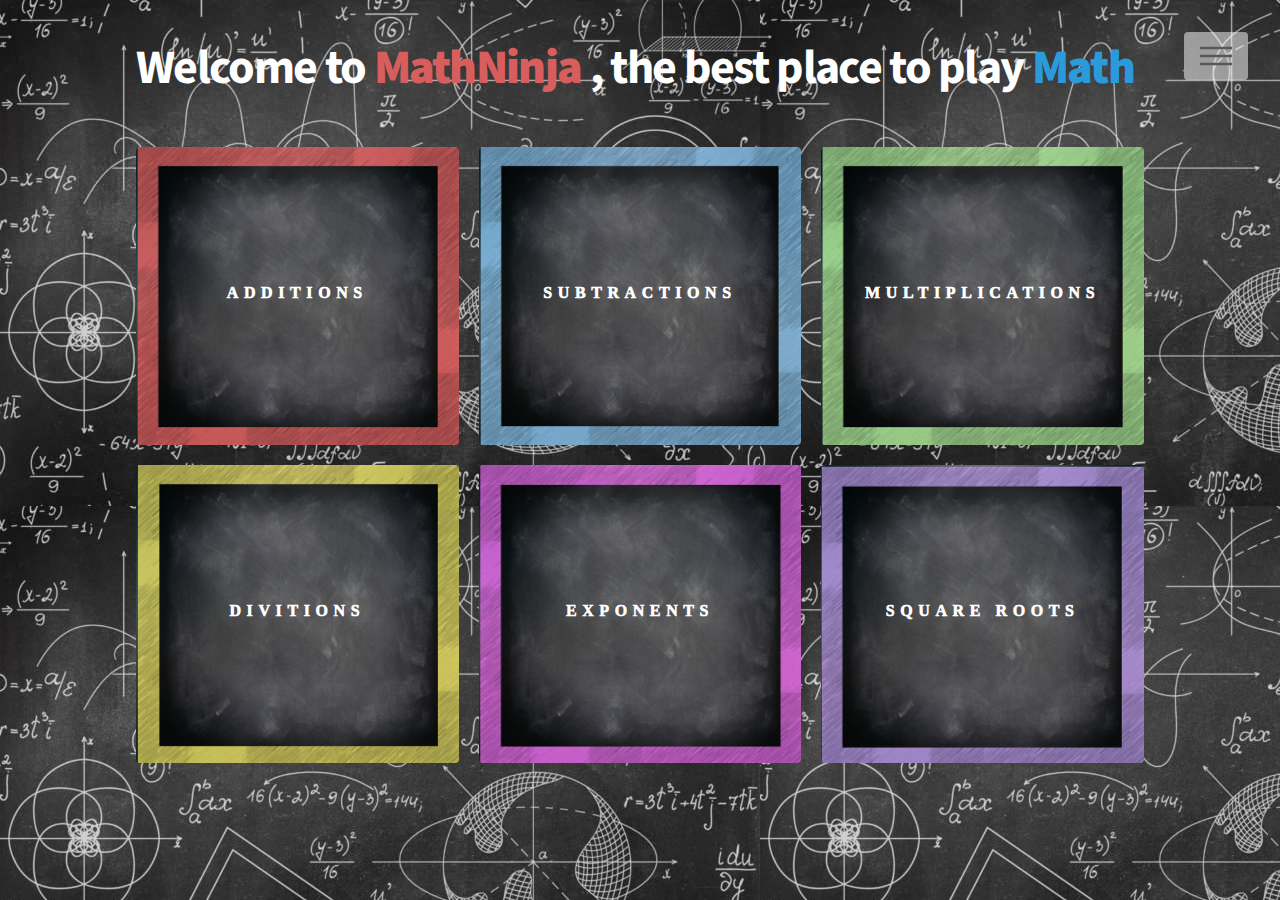
<file: index.html>
<!DOCTYPE HTML>

<html>
	<head>
		<title>MathNinjas</title>
		<meta charset="utf-8" />
		<meta name="viewport" content="width=device-width, initial-scale=1, user-scalable=no" />
		<link rel="stylesheet" href="assets/css/main.css" />
		<noscript><link rel="stylesheet" href="assets/css/noscript.css" /></noscript>
	</head>
	<body class="is-preload">
		<!-- Wrapper -->
			<div id="wrapper">

				<!-- Header -->
					<header id="header">
						<div class="inner">
							<!-- Nav -->
								<nav>
									<ul>
										<li><a href="#menu">Menu</a></li>
									</ul>
								</nav>

						</div>
					</header>

				<!-- Menu -->
					<nav id="menu">
						<div class="menuTitulo">
						<h2>Menu</h2>
						</div>
						<ul>
							<li><a href="faqs.html">Frequently Asked Questions</a></li>
							<li><a href="desarrolladores.html">Developers</a></li>
							<li><a href="otros_juegos.html">Other Products</a></li>
							<li><a href="elements.html">Donations</a></li>				
						</ul>
					
					</nav>

				<!-- Main -->
					<div id="main">
						<div class="inner">
							<header>
								<h1>
									<div id="pa1">Welcome to </div> 
									<div id="pa2"><strong>MathNinja</strong></div>
									<div id="pa3">, the best place to play</div>  
									<div id="pa4"><strong>Math</strong></div>
								</h1>
								<p></p>
							</header>
							<section class="tiles">
								<article class="style1">
									<span class="image">
										<img src="images/pic03.jpg" alt="" />
									</span>
									<a href="generic.html">
										<h2>Additions</h2>
										<div class="content">
											<p>Highest Score: 0 <br><br>Game Modes <br> Easy &#9679; Medium &#9679; Ninja</p>
										</div>
									</a>
								</article>
								<article class="style2">
									<span class="image">
										<img src="images/pic03.jpg" alt="" />
									</span>
									<a href="generic.html">
										<h2>Subtractions</h2>
										<div class="content">
											<p>Highest Score: 0 <br><br>Game Modes <br> Easy &#9679; Medium &#9679; Ninja</p>
										</div>
									</a>
								</article>
								<article class="style3">
									<span class="image">
										<img src="images/pic03.jpg" alt="" />
									</span>
									<a href="generic.html">
										<h2>Multiplications</h2>
										<div class="content">
											<p>Highest Score: 0 <br><br>Game Modes <br> Easy &#9679; Medium &#9679; Ninja</p>
										</div>
									</a>
								</article>
								<article class="style4">
									<span class="image">
										<img src="images/pic03.jpg" alt="" />
									</span>
									<a href="generic.html">
										<h2>Divitions</h2>
										<div class="content">
											<p>Highest Score: 0 <br><br>Game Modes <br> Easy &#9679; Medium &#9679; Ninja</p>
												</p>
										</div>
									</a>
								</article>
								<article class="style5">
									<span class="image">
										<img src="images/pic03.jpg" alt="" />
									</span>
									<a href="generic.html">
										<h2>Exponents</h2>
										<div class="content">
											<p>Highest Score: 0 <br><br>Game Modes <br> Easy &#9679; Medium &#9679; Ninja</p>
										</div>
									</a>
								</article>
								<article class="style6">
									<span class="image">
										<img src="images/pic03.jpg" alt="" />
									</span>
									<a href="Raices.jnlp">
										<h2>Square Roots</h2>
										<div class="content">
											<p>Highest Score: 0 <br><br>Game Modes <br> Easy &#9679; Medium &#9679; Ninja</p>
										</div>
									</a>
								</article>
							</section>
						</div>
					</div>
			</div>
			<div>
				<audio loop auto>
				  <source src="Lounge Game2.wav" type="audio/wav">
				</audio>
			</div>
		<!-- Scripts -->
			<script src="assets/js/jquery.min.js"></script>
			<script src="assets/js/browser.min.js"></script>
			<script src="assets/js/breakpoints.min.js"></script>
			<script src="assets/js/util.js"></script>
			<script src="assets/js/main.js"></script>
	</body>
</html>
</file>
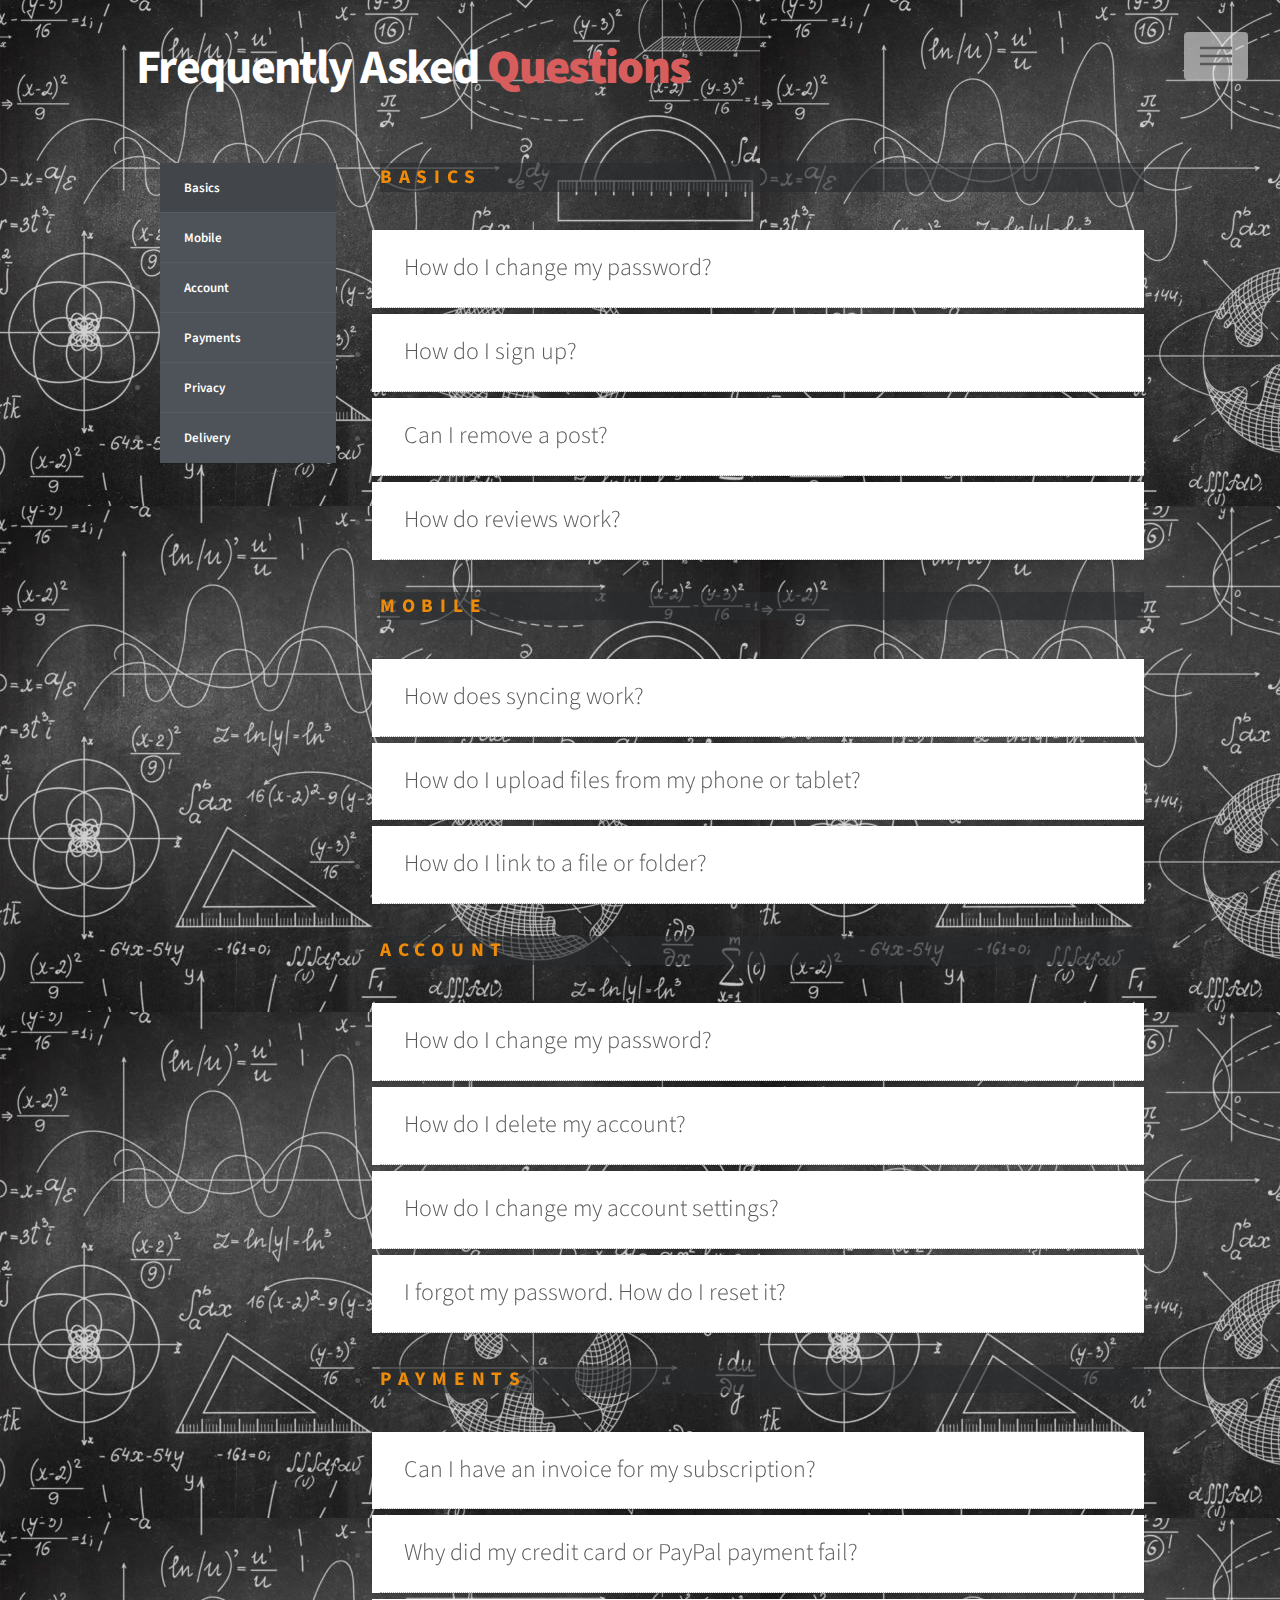
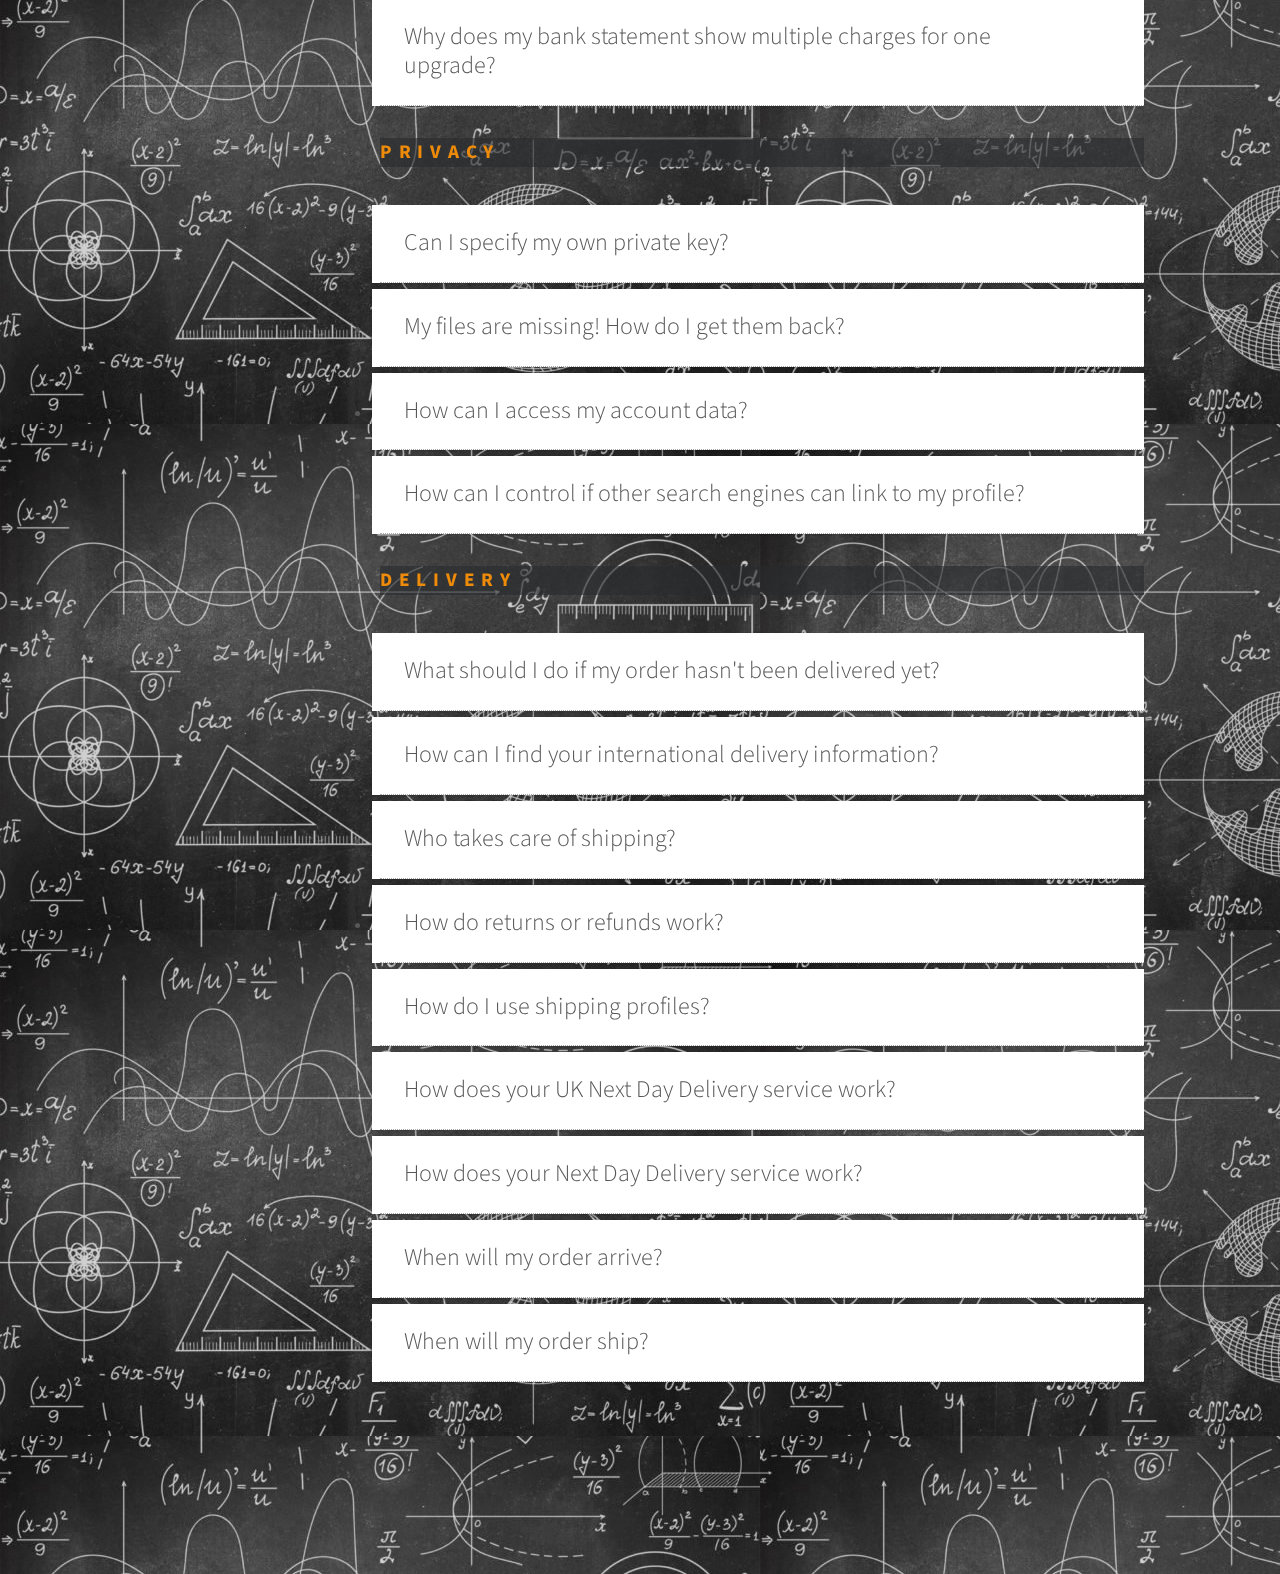
<file: faqs.html>
<!DOCTYPE HTML>
<html>
<head>
	<meta charset="utf-8" />
	<meta name="viewport" content="width=device-width, initial-scale=1, user-scalable=no" />
	<link rel="stylesheet" href="assets/css/main3.css" />
	<noscript><link rel="stylesheet" href="assets/css/noscript.css" /></noscript>

	<script src="js/modernizr.js"></script> <!-- Modernizr -->

	<title>Other Products - Butter Corporate </title>
</head>
<body class="is-preload">
		<div id="wrapper">

				<!-- Header -->
					<header id="header">
						<div class="inner">
							<!-- Nav -->
								<nav>
									<ul>
										<li><a href="#menu">Menu</a></li>
									</ul>
								</nav>

						</div>
					</header>

				<!-- Menu -->
					<nav id="menu">
						<div class="menuTitulo"> <h2>Menu</h2></div>
						<ul>
							<li><a href="index.html">Home</a></li>
							<li><a href="faqs.html">Frequently Asked Questions</a></li>
							<li><a href="desarrolladores.html">Developers</a></li>
							<li><a href="elements.html">Donations</a></li>				
						</ul>
					</nav>

				<!-- Main -->
					<div id="main">
						<div class="inner">
							<header>
								<h1>
									<div id="pa1">Frequently Asked </div> 
									<div id="pa2"><strong>Questions</strong></div>
								</h1>
								<section class="cd-faq">
									<ul class="cd-faq-categories">
										<li><a class="selected" href="#basics">Basics</a></li>
										<li><a href="#mobile">Mobile</a></li>
										<li><a href="#account">Account</a></li>
										<li><a href="#payments">Payments</a></li>
										<li><a href="#privacy">Privacy</a></li>
										<li><a href="#delivery">Delivery</a></li>
									</ul> <!-- cd-faq-categories -->
								
									<div class="cd-faq-items">
										<ul id="basics" class="cd-faq-group">
											<li class="cd-faq-title"><h2>Basics</h2></li>
											<li>
												<a class="cd-faq-trigger" href="#0">How do I change my password?</a>
												<div class="cd-faq-content">
													<p>Lorem ipsum dolor sit amet, consectetur adipisicing elit. Quae quidem blanditiis delectus corporis, possimus officia sint sequi ex tenetur id impedit est pariatur iure animi non a ratione reiciendis nihil sed consequatur atque repellendus fugit perspiciatis rerum et. Dolorum consequuntur fugit deleniti, soluta fuga nobis. Ducimus blanditiis velit sit iste delectus obcaecati debitis omnis, assumenda accusamus cumque perferendis eos aut quidem! Aut, totam rerum, cupiditate quae aperiam voluptas rem inventore quas, ex maxime culpa nam soluta labore at amet nihil laborum? Explicabo numquam, sit fugit, voluptatem autem atque quis quam voluptate fugiat earum rem hic, reprehenderit quaerat tempore at. Aperiam.</p>
												</div> <!-- cd-faq-content -->
											</li>
								
											<li>
												<a class="cd-faq-trigger" href="#0">How do I sign up?</a>
												<div class="cd-faq-content">
													<p>Lorem ipsum dolor sit amet, consectetur adipisicing elit. Quasi cupiditate et laudantium esse adipisci consequatur modi possimus accusantium vero atque excepturi nobis in doloremque repudiandae soluta non minus dolore voluptatem enim reiciendis officia voluptates, fuga ullam? Voluptas reiciendis cumque molestiae unde numquam similique quas doloremque non, perferendis doloribus necessitatibus itaque dolorem quam officia atque perspiciatis dolore laudantium dolor voluptatem eligendi? Aliquam nulla unde voluptatum molestiae, eos fugit ullam, consequuntur, saepe voluptas quaerat deleniti. Repellendus magni sint temporibus, accusantium rem commodi?</p>
												</div> <!-- cd-faq-content -->
											</li>
								
											<li>
												<a class="cd-faq-trigger" href="#0">Can I remove a post?</a>
												<div class="cd-faq-content">
													<p>Lorem ipsum dolor sit amet, consectetur adipisicing elit. Blanditiis provident officiis, reprehenderit numquam. Praesentium veritatis eos tenetur magni debitis inventore fugit, magnam, reiciendis, saepe obcaecati ex vero quaerat distinctio velit.</p>
												</div> <!-- cd-faq-content -->
											</li>
								
											<li>
												<a class="cd-faq-trigger" href="#0">How do reviews work?</a>
												<div class="cd-faq-content">
													<p>Lorem ipsum dolor sit amet, consectetur adipisicing elit. Blanditiis provident officiis, reprehenderit numquam. Praesentium veritatis eos tenetur magni debitis inventore fugit, magnam, reiciendis, saepe obcaecati ex vero quaerat distinctio velit.</p>
												</div> <!-- cd-faq-content -->
											</li>
										</ul> <!-- cd-faq-group -->
								
										<ul id="mobile" class="cd-faq-group">
											<li class="cd-faq-title"><h2>Mobile</h2></li>
											<li>
												<a class="cd-faq-trigger" href="#0">How does syncing work?</a>
												<div class="cd-faq-content">
													<p>Lorem ipsum dolor sit amet, consectetur adipisicing elit. Impedit quidem delectus rerum eligendi mollitia, repudiandae quae beatae. Et repellat quam atque corrupti iusto architecto impedit explicabo repudiandae qui similique aut iure ipsum quis inventore nulla error aliquid alias quia dolorem dolore, odio excepturi veniam odit veritatis. Quo iure magnam, et cum. Laudantium, eaque non? Tempore nihil corporis cumque dolor ipsum accusamus sapiente aliquid quis ea assumenda deserunt praesentium voluptatibus, accusantium a mollitia necessitatibus nostrum voluptatem numquam modi ab, sint rem.</p>
												</div> <!-- cd-faq-content -->
											</li>
								
											<li>
												<a class="cd-faq-trigger" href="#0">How do I upload files from my phone or tablet?</a>
												<div class="cd-faq-content">
													<p>Lorem ipsum dolor sit amet, consectetur adipisicing elit. Nisi tempore, placeat quisquam rerum! Eligendi fugit dolorum tenetur modi fuga nisi rerum, autem officiis quaerat quos. Magni quia, quo quibusdam odio. Error magni aperiam amet architecto adipisci aspernatur! Officia, quaerat magni architecto nostrum magnam fuga nihil, ipsum laboriosam similique voluptatibus facilis nobis? Eius non asperiores, nesciunt suscipit veniam blanditiis veritatis provident possimus iusto voluptas, eveniet architecto quidem quos molestias, aperiam eum reprehenderit dolores ad deserunt eos amet. Vero molestiae commodi unde dolor dicta maxime alias, velit, nesciunt cum dolorem, ipsam soluta sint suscipit maiores mollitia assumenda ducimus aperiam neque enim! Quas culpa dolorum ipsam? Ipsum voluptatibus numquam natus? Eligendi explicabo eos, perferendis voluptatibus hic sed ipsam rerum maiores officia! Beatae, molestias!</p>
												</div> <!-- cd-faq-content -->
											</li>
								
											<li>
												<a class="cd-faq-trigger" href="#0">How do I link to a file or folder?</a>
												<div class="cd-faq-content">
													<p>Lorem ipsum dolor sit amet, consectetur adipisicing elit. Blanditiis provident officiis, reprehenderit numquam. Praesentium veritatis eos tenetur magni debitis inventore fugit, magnam, reiciendis, saepe obcaecati ex vero quaerat distinctio velit.</p>
												</div> <!-- cd-faq-content -->
											</li>
										</ul> <!-- cd-faq-group -->
								
										<ul id="account" class="cd-faq-group">
											<li class="cd-faq-title"><h2>Account</h2></li>
											<li>
												<a class="cd-faq-trigger" href="#0">How do I change my password?</a>
												<div class="cd-faq-content">
													<p>Lorem ipsum dolor sit amet, consectetur adipisicing elit. Perferendis earum autem consectetur labore eius tenetur esse, in temporibus sequi cum voluptatem vitae repellat nostrum odio perspiciatis dolores recusandae necessitatibus, unde, deserunt voluptas possimus veniam magni soluta deleniti! Architecto, quidem, totam. Fugit minus odit unde ea cupiditate ab aperiam sed dolore facere nihil laboriosam dolorum repellat deleniti aliquam fugiat laudantium delectus sint iure odio, necessitatibus rem quisquam! Ipsum praesentium quam nisi sint, impedit sapiente facilis laudantium mollitia quae fugiat similique. Dolor maiores aliquid incidunt commodi doloremque rem! Quaerat, debitis voluptatem vero qui enim, sunt reiciendis tempore inventore maxime quasi fugiat accusamus beatae modi voluptates iste officia esse soluta tempora labore quisquam fuga, cum. Sint nemo iste nulla accusamus quam qui quos, vero, minus id. Eius mollitia consequatur fugit nam consequuntur nesciunt illo id quis reprehenderit obcaecati voluptates corrupti, minus! Possimus, perspiciatis!</p>
												</div> <!-- cd-faq-content -->
											</li>
								
											<li>
												<a class="cd-faq-trigger" href="#0">How do I delete my account?</a>
												<div class="cd-faq-content">
													<p>Lorem ipsum dolor sit amet, consectetur adipisicing elit. Illo tempore soluta, minus magnam non blanditiis dolore, in nam voluptas nobis minima deserunt deleniti id animi amet, suscipit consequuntur corporis nihil laborum facere temporibus. Qui inventore, doloribus facilis, provident soluta voluptas excepturi perspiciatis fugiat odit vero! Optio assumenda animi at! Assumenda doloremque nemo est sequi eaque, ipsum id, labore rem nisi, amet similique vel autem dolore totam facilis deserunt. Mollitia non ut libero unde accusamus praesentium sint maiores, illo, nemo aliquid?</p>
												</div> <!-- cd-faq-content -->
											</li>
								
											<li>
												<a class="cd-faq-trigger" href="#0">How do I change my account settings?</a>
												<div class="cd-faq-content">
													<p>Lorem ipsum dolor sit amet, consectetur adipisicing elit. Blanditiis provident officiis, reprehenderit numquam. Praesentium veritatis eos tenetur magni debitis inventore fugit, magnam, reiciendis, saepe obcaecati ex vero quaerat distinctio velit.</p>
												</div> <!-- cd-faq-content -->
											</li>
								
											<li>
												<a class="cd-faq-trigger" href="#0">I forgot my password. How do I reset it?</a>
												<div class="cd-faq-content">
													<p>Lorem ipsum dolor sit amet, consectetur adipisicing elit. Ipsum at aspernatur iure facere ab a corporis mollitia molestiae quod omnis minima, est labore quidem nobis accusantium ad totam sunt doloremque laudantium impedit similique iste quasi cum! Libero fugit at praesentium vero. Maiores non consequuntur rerum, nemo a qui repellat quibusdam architecto voluptatem? Sequi, possimus, cupiditate autem soluta ipsa rerum officiis cum libero delectus explicabo facilis, odit ullam aperiam reprehenderit! Vero ad non harum veritatis tempore beatae possimus, ex odio quo.</p>
												</div> <!-- cd-faq-content -->
											</li>
										</ul> <!-- cd-faq-group -->
								
										<ul id="payments" class="cd-faq-group">
											<li class="cd-faq-title"><h2>Payments</h2></li>
											<li>
												<a class="cd-faq-trigger" href="#0">Can I have an invoice for my subscription?</a>
												<div class="cd-faq-content">
													<p>Lorem ipsum dolor sit amet, consectetur adipisicing elit. Impedit quidem delectus rerum eligendi mollitia, repudiandae quae beatae. Et repellat quam atque corrupti iusto architecto impedit explicabo repudiandae qui similique aut iure ipsum quis inventore nulla error aliquid alias quia dolorem dolore, odio excepturi veniam odit veritatis. Quo iure magnam, et cum. Laudantium, eaque non? Tempore nihil corporis cumque dolor ipsum accusamus sapiente aliquid quis ea assumenda deserunt praesentium voluptatibus, accusantium a mollitia necessitatibus nostrum voluptatem numquam modi ab, sint rem.</p>
												</div> <!-- cd-faq-content -->
											</li>
								
											<li>
												<a class="cd-faq-trigger" href="#0">Why did my credit card or PayPal payment fail?</a>
												<div class="cd-faq-content">
													<p>Lorem ipsum dolor sit amet, consectetur adipisicing elit. Tenetur accusantium dolorem vel, ad, nostrum natus eos, nemo placeat quos nisi architecto rem dolorum amet consectetur molestiae reprehenderit cum harum commodi beatae necessitatibus. Mollitia a nostrum enim earum minima doloribus illum autem, provident vero et, aspernatur quae sunt illo dolorem. Corporis blanditiis, unde, neque, adipisci debitis quas ullam accusantium repudiandae eum nostrum quis! Velit esse harum qui, modi ratione debitis alias laboriosam minus eaque, quod, itaque labore illo totam aut quia fuga nemo. Perferendis ipsa laborum atque assumenda tempore aspernatur a eos harum non id commodi excepturi quaerat ullam, explicabo, incidunt ipsam, accusantium quo magni ut! Ratione, magnam. Delectus nesciunt impedit praesentium sed, aliquam architecto dolores quae, distinctio consectetur obcaecati esse, consequuntur vel sit quis blanditiis possimus dolorum. Eaque architecto doloremque aliquid quae cumque, vitae perferendis enim, iure fugiat, soluta aut!</p>
												</div> <!-- cd-faq-content -->
											</li>
								
											<li>
												<a class="cd-faq-trigger" href="#0">Why does my bank statement show multiple charges for one upgrade?</a>
												<div class="cd-faq-content">
													<p>Lorem ipsum dolor sit amet, consectetur adipisicing elit. Blanditiis provident officiis, reprehenderit numquam. Praesentium veritatis eos tenetur magni debitis inventore fugit, magnam, reiciendis, saepe obcaecati ex vero quaerat distinctio velit.</p>
												</div> <!-- cd-faq-content -->
											</li>
										</ul> <!-- cd-faq-group -->
								
										<ul id="privacy" class="cd-faq-group">
											<li class="cd-faq-title"><h2>Privacy</h2></li>
											<li>
												<a class="cd-faq-trigger" href="#0">Can I specify my own private key?</a>
												<div class="cd-faq-content">
													<p>Lorem ipsum dolor sit amet, consectetur adipisicing elit. Impedit quidem delectus rerum eligendi mollitia, repudiandae quae beatae. Et repellat quam atque corrupti iusto architecto impedit explicabo repudiandae qui similique aut iure ipsum quis inventore nulla error aliquid alias quia dolorem dolore, odio excepturi veniam odit veritatis. Quo iure magnam, et cum. Laudantium, eaque non? Tempore nihil corporis cumque dolor ipsum accusamus sapiente aliquid quis ea assumenda deserunt praesentium voluptatibus, accusantium a mollitia necessitatibus nostrum voluptatem numquam modi ab, sint rem.</p>
												</div> <!-- cd-faq-content -->
											</li>
								
											<li>
												<a class="cd-faq-trigger" href="#0">My files are missing! How do I get them back?</a>
												<div class="cd-faq-content">
													<p>Lorem ipsum dolor sit amet, consectetur adipisicing elit. Blanditiis provident officiis, reprehenderit numquam. Praesentium veritatis eos tenetur magni debitis inventore fugit, magnam, reiciendis, saepe obcaecati ex vero quaerat distinctio velit.</p>
												</div> <!-- cd-faq-content -->
											</li>
								
											<li>
												<a class="cd-faq-trigger" href="#0">How can I access my account data?</a>
												<div class="cd-faq-content">
													<p>Lorem ipsum dolor sit amet, consectetur adipisicing elit. Possimus magni vero deserunt enim et quia in aliquam, rem tempore voluptas illo nisi veritatis quas quod placeat ipsa! Error qui harum accusamus incidunt at libero ipsum, suscipit dolorum esse explicabo in eius voluptates quidem voluptatem inventore amet eaque deserunt veniam dignissimos excepturi? Dolore, quo amet nostrum autem nemo. Sit nam assumenda, corporis ea sunt distinctio nostrum doloribus alias, beatae nesciunt dolore saepe consequuntur minima eveniet porro dolor officiis maiores ab obcaecati officia enim aliquam. Itaque fuga molestiae hic accusantium atque corporis quia id sequi enim vero? Hic aperiam sint facilis aliquam quia, accusamus tenetur earum totam enim est, error. Iusto, reiciendis necessitatibus molestias. Voluptatibus eos explicabo repellat nesciunt nam vero minima.</p>
												</div> <!-- cd-faq-content -->
											</li>
								
											<li>
												<a class="cd-faq-trigger" href="#0">How can I control if other search engines can link to my profile?</a>
												<div class="cd-faq-content">
													<p>Lorem ipsum dolor sit amet, consectetur adipisicing elit. Blanditiis provident officiis, reprehenderit numquam. Praesentium veritatis eos tenetur magni debitis inventore fugit, magnam, reiciendis, saepe obcaecati ex vero quaerat distinctio velit.</p>
												</div> <!-- cd-faq-content -->
											</li>
										</ul> <!-- cd-faq-group -->
								
										<ul id="delivery" class="cd-faq-group">
											<li class="cd-faq-title"><h2>Delivery</h2></li>
											<li>
												<a class="cd-faq-trigger" href="#0">What should I do if my order hasn't been delivered yet?</a>
												<div class="cd-faq-content">
													<p>Lorem ipsum dolor sit amet, consectetur adipisicing elit. Impedit quidem delectus rerum eligendi mollitia, repudiandae quae beatae. Et repellat quam atque corrupti iusto architecto impedit explicabo repudiandae qui similique aut iure ipsum quis inventore nulla error aliquid alias quia dolorem dolore, odio excepturi veniam odit veritatis. Quo iure magnam, et cum. Laudantium, eaque non? Tempore nihil corporis cumque dolor ipsum accusamus sapiente aliquid quis ea assumenda deserunt praesentium voluptatibus, accusantium a mollitia necessitatibus nostrum voluptatem numquam modi ab, sint rem.</p>
												</div> <!-- cd-faq-content -->
											</li>
								
											<li>
												<a class="cd-faq-trigger" href="#0">How can I find your international delivery information?</a>
												<div class="cd-faq-content">
													<p>Lorem ipsum dolor sit amet, consectetur adipisicing elit. Blanditiis provident officiis, reprehenderit numquam. Praesentium veritatis eos tenetur magni debitis inventore fugit, magnam, reiciendis, saepe obcaecati ex vero quaerat distinctio velit.</p>
												</div> <!-- cd-faq-content -->
											</li>
								
											<li>
												<a class="cd-faq-trigger" href="#0">Who takes care of shipping?</a>
												<div class="cd-faq-content">
													<p>Lorem ipsum dolor sit amet, consectetur adipisicing elit. Blanditiis provident officiis, reprehenderit numquam. Praesentium veritatis eos tenetur magni debitis inventore fugit, magnam, reiciendis, saepe obcaecati ex vero quaerat distinctio velit.</p>
												</div> <!-- cd-faq-content -->
											</li>
								
											<li>
												<a class="cd-faq-trigger" href="#0">How do returns or refunds work?</a>
												<div class="cd-faq-content">
													<p>Lorem ipsum dolor sit amet, consectetur adipisicing elit. Impedit quidem delectus rerum eligendi mollitia, repudiandae quae beatae. Et repellat quam atque corrupti iusto architecto impedit explicabo repudiandae qui similique aut iure ipsum quis inventore nulla error aliquid alias quia dolorem dolore, odio excepturi veniam odit veritatis. Quo iure magnam, et cum. Laudantium, eaque non? Tempore nihil corporis cumque dolor ipsum accusamus sapiente aliquid quis ea assumenda deserunt praesentium voluptatibus, accusantium a mollitia necessitatibus nostrum voluptatem numquam modi ab, sint rem.</p>
												</div> <!-- cd-faq-content -->
											</li>
								
											<li>
												<a class="cd-faq-trigger" href="#0">How do I use shipping profiles?</a>
												<div class="cd-faq-content">
													<p>Lorem ipsum dolor sit amet, consectetur adipisicing elit. Blanditiis provident officiis, reprehenderit numquam. Praesentium veritatis eos tenetur magni debitis inventore fugit, magnam, reiciendis, saepe obcaecati ex vero quaerat distinctio velit.</p>
												</div> <!-- cd-faq-content -->
											</li>
								
											<li>
												<a class="cd-faq-trigger" href="#0">How does your UK Next Day Delivery service work?</a>
												<div class="cd-faq-content">
													<p>Lorem ipsum dolor sit amet, consectetur adipisicing elit. Blanditiis provident officiis, reprehenderit numquam. Praesentium veritatis eos tenetur magni debitis inventore fugit, magnam, reiciendis, saepe obcaecati ex vero quaerat distinctio velit.</p>
												</div> <!-- cd-faq-content -->
											</li>
								
											<li>
												<a class="cd-faq-trigger" href="#0">How does your Next Day Delivery service work?</a>
												<div class="cd-faq-content">
													<p>Lorem ipsum dolor sit amet, consectetur adipisicing elit. Blanditiis provident officiis, reprehenderit numquam. Praesentium veritatis eos tenetur magni debitis inventore fugit, magnam, reiciendis, saepe obcaecati ex vero quaerat distinctio velit.</p>
												</div> <!-- cd-faq-content -->
											</li>
								
											<li>
												<a class="cd-faq-trigger" href="#0">When will my order arrive?</a>
												<div class="cd-faq-content">
													<p>Lorem ipsum dolor sit amet, consectetur adipisicing elit. Blanditiis provident officiis, reprehenderit numquam. Praesentium veritatis eos tenetur magni debitis inventore fugit, magnam, reiciendis, saepe obcaecati ex vero quaerat distinctio velit.</p>
												</div> <!-- cd-faq-content -->
											</li>
								
											<li>
												<a class="cd-faq-trigger" href="#0">When will my order ship?</a>
												<div class="cd-faq-content">
													<p>Lorem ipsum dolor sit amet, consectetur adipisicing elit. Blanditiis provident officiis, reprehenderit numquam. Praesentium veritatis eos tenetur magni debitis inventore fugit, magnam, reiciendis, saepe obcaecati ex vero quaerat distinctio velit.</p>
												</div> <!-- cd-faq-content -->
											</li>
										</ul> <!-- cd-faq-group -->
									</div> <!-- cd-faq-items -->
									<a href="#0" class="cd-close-panel">Close</a>
								</section> <!-- cd-faq -->
								
							</header>
						</div>
					</div>
			</div>

		
			<script src="assets/js/jquery.min.js"></script>
			<script src="assets/js/browser.min.js"></script>
			<script src="assets/js/breakpoints.min.js"></script>
			<script src="assets/js/util.js"></script>
			<script src="assets/js/main.js"></script>
			<script src="js/jquery-2.1.1.js"></script>
			<script src="js/jquery.mobile.custom.min.js"></script>
			<script src="js/main.js"></script> 
</body>
</html>
</file>
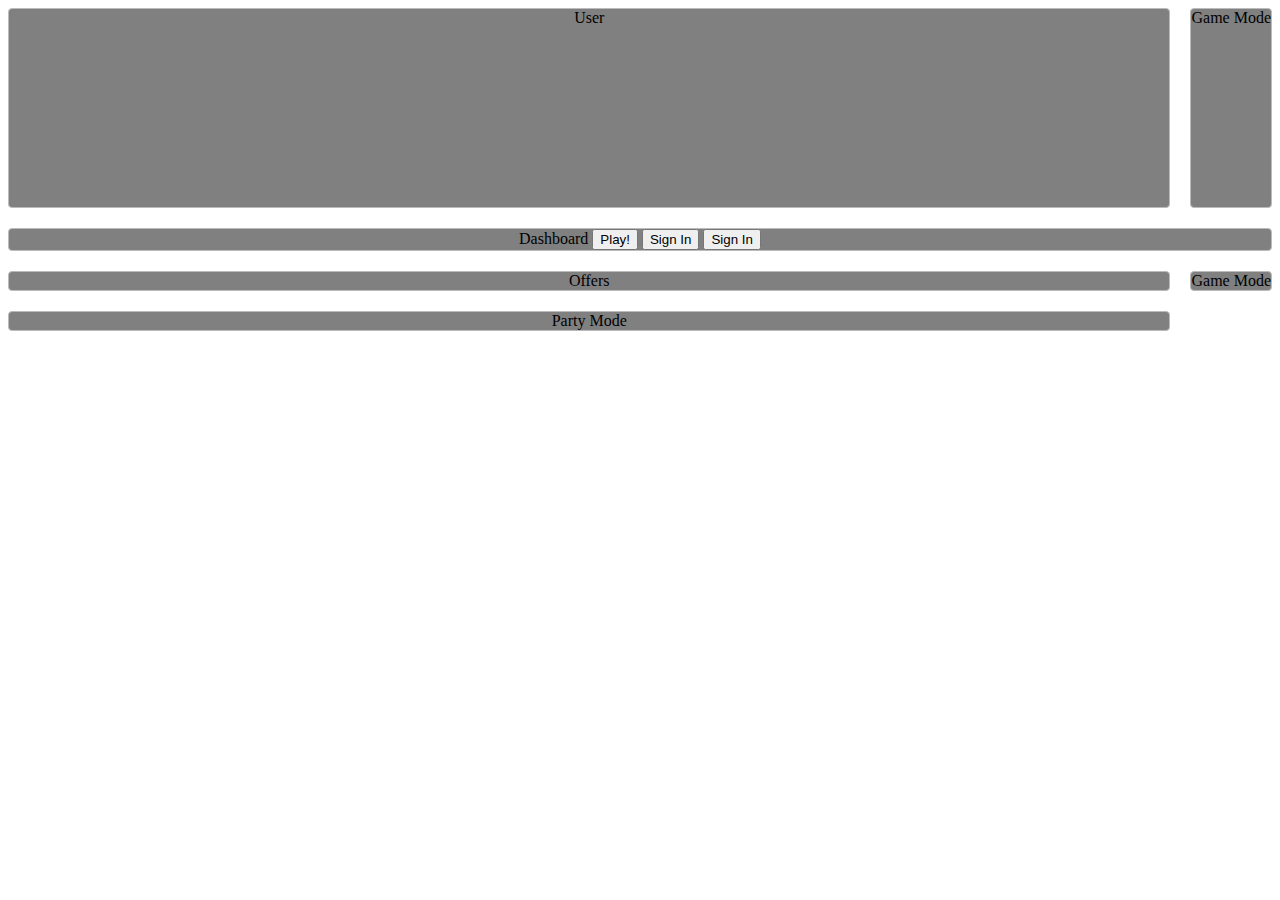
<file: sumas.html>
<!DOCTYPE html>
<html>
<head>
  <title>Grid Master</title>
  <link rel="stylesheet" type="text/css" href="./style_juego.css">
</head>
<body>
  <div class="container">
    <div class="zone user"> User</div>
    <div class="zone dashBoard"> Dashboard 
        <button type="button">Play!</button>
        <button type="button">Sign In</button>
        <button type="button">Sign In</button>
    </div>
    <div class="zone gameMode">Game Mode</div>
    <div class="zone offers">Offers</div>
    <div class="zone gameMode"> Game Mode </div>
    <div class="zone partyMode">Party Mode</div>
   
  </div>
</body>
</html>
</file>
<file: assets/css/noscript.css>
/* Tiles */

	body.is-preload .tiles article {
		-moz-transform: none;
		-webkit-transform: none;
		-ms-transform: none;
		transform: none;
		opacity: 1;
	}
</file>
<file: style_juego.css>
.container {
    display: grid;
    grid-gap: 20px;
    grid-template-columns: 1fr;
    grid-template-rows: minmax(200px, 2fr);
  }


.dashBoard {
    grid-column: span 2;
    grid-row: 2/4;
    
}
.zone {
 
    /*display:inline-block;*/
    text-align: center;
    font-size:1em;
    border-radius:4px;
    border:1px solid #bbb;
    transition: all 0.3s linear;
}

.user{
    background-color: gray;
}

.dashBoard{
    background-color: gray;
}

.gameMode{
    background-color: gray;
}

.offers {
    background-color: gray;
}
.gameMode {
    background-color: gray;
}
.partyMode {
    background-color: gray;
}
</file>
<file: assets/css/main.css>
@import url(font-awesome.min.css);
@import url("https://fonts.googleapis.com/css?family=Source+Sans+Pro:300,700,900");

@font-face {
	font-family: "Urban";
	src: url("urban_sketch/Urban.ttf");
  }
/*
	Phantom by HTML5 UP
	html5up.net | @ajlkn
	Free for personal and commercial use under the CCA 3.0 license (html5up.net/license)
*/

html, body, div, span, applet, object,
iframe, h1, h2, h3, h4, h5, h6, p, blockquote,
pre, a, abbr, acronym, address, big, cite,
code, del, dfn, em, img, ins, kbd, q, s, samp,
small, strike, strong, sub, sup, tt, var, b,
u, i, center, dl, dt, dd, ol, ul, li, fieldset,
form, label, legend, table, caption, tbody,
tfoot, thead, tr, th, td, article, aside,
canvas, details, embed, figure, figcaption,
footer, header, hgroup, menu, nav, output, ruby,
section, summary, time, mark, audio, video {
	margin: 0;
	padding: 0;
	border: 0;
	font-size: 100%;
	font: inherit;
	vertical-align: baseline;}

article, aside, details, figcaption, figure,
footer, header, hgroup, menu, nav, section {
	display: block;}

body {
	line-height: 1;
}

ol, ul {
	list-style: none;
}

blockquote, q {
	quotes: none;
}

	blockquote:before, blockquote:after, q:before, q:after {
		content: '';
		content: none;
	}

table {
	border-collapse: collapse;
	border-spacing: 0;
}

body {
	-webkit-text-size-adjust: none;
}

mark {
	background-color: transparent;
	color: inherit;
}

input::-moz-focus-inner {
	border: 0;
	padding: 0;
}

input, select, textarea {
	-moz-appearance: none;
	-webkit-appearance: none;
	-ms-appearance: none;
	appearance: none;
}

/* Basic */

	@-ms-viewport {
		width: device-width;
	}

	body {
		-ms-overflow-style: scrollbar;
	}

	@media screen and (max-width: 480px) {

		html, body {
			min-width: 320px;
		}

	}

	html {
		box-sizing: border-box;
	}

	*, *:before, *:after {
		box-sizing: inherit;
	}

	body {
		background-image: url("fondo7.jpg");
	}

		body.is-preload *, body.is-preload *:before, body.is-preload *:after {
			-moz-animation: none !important;
			-webkit-animation: none !important;
			-ms-animation: none !important;
			animation: none !important;
			-moz-transition: none !important;
			-webkit-transition: none !important;
			-ms-transition: none !important;
			transition: none !important;
		}

/* Type */

	body, input, select, textarea {
		color: #585858;
		font-family: "Source Sans Pro", Helvetica, sans-serif;
		font-size: 16pt;
		font-weight: 300;
		line-height: 1.75;
	}

		@media screen and (max-width: 1680px) {

			body, input, select, textarea {
				font-size: 14pt;
			}

		}

		@media screen and (max-width: 1280px) {

			body, input, select, textarea {
				font-size: 12pt;
			}

		}

	a {
		-moz-transition: border-bottom-color 0.2s ease, color 0.2s ease;
		-webkit-transition: border-bottom-color 0.2s ease, color 0.2s ease;
		-ms-transition: border-bottom-color 0.2s ease, color 0.2s ease;
		transition: border-bottom-color 0.2s ease, color 0.2s ease;
		text-decoration: none;
		color: #585858;
		border-bottom: dotted 1px rgba(88, 88, 88, 0.5);
	}

		a:hover {
			border-bottom-color: transparent;
			color: #f2849e !important;
		}

	strong, b {
		font-weight: 900;
	}

	em, i {
		font-style: italic;
	}

	p {
		margin: 0 0 2em 0;
	}

	h1 {
		font-size: 3em;
		font-weight: 700;
		line-height: 1.3;
		margin: 0 0 1em 0;
		letter-spacing: -0.035em;
		background-image: "p1z1.png";
	}

		h1 {
			color: white;
		}


	#pa2 {
		color: rgb(216, 94, 94)
	}
	#pa4 {
		color: rgb(42, 154, 219)
	}

	#pa5{
		color: #7EBD00;
	}
	#pa1, #pa2, #pa3, #pa4 {
		display: inline;
	}

		@media screen and (max-width: 736px) {

			h1 {
				font-size: 2em;
				margin: 0 0 1em 0;
			}

		}
		
		@media screen and (max-width: 360px) {

			h1 {
				font-size: 1.75em;
			}

		}

	h2, h3, h4, h5, h6 {
		font-weight: 1000;
		line-height: 1.5;
		margin: 0 0 2em 0;
		text-transform: uppercase;
		letter-spacing: 0.35em;
		font-family: "Chalkduster";
	}


		h2 a, h3 a, h4 a, h5 a, h6 a {
			color: inherit;
		}

	h2 {
		font-size: 1.0em;
	}

	h3 {
		font-size: 1em;
	}

	h4 {
		font-size: 0.8em;
	}

	h5 {
		font-size: 0.8em;
	}

	h6 {
		font-size: 0.8em;
	}

	.menuTitulo h2 {
		font-family: "Source Sans Pro"
	}



	@media screen and (max-width: 980px) {

		h1 br, h2 br, h3 br, h4 br, h5 br, h6 br {
			display: none;
		}

	}

	@media screen and (max-width: 736px) {

		h2 {
			font-size: .9em;
		}

		h3 {
			font-size: 0.8em;
		}

	}

	sub {
		font-size: 0.8em;
		position: relative;
		top: 0.5em;
	}

	sup {
		font-size: 0.8em;
		position: relative;
		top: -0.5em;
	}

	blockquote {
		border-left: solid 4px #c9c9c9;
		font-style: italic;
		margin: 0 0 2em 0;
		padding: 0.5em 0 0.5em 2em;
	}

	code {
		background: rgba(144, 144, 144, 0.075);
		border-radius: 4px;
		border: solid 1px #c9c9c9;
		font-family: "Courier New", monospace;
		font-size: 0.9em;
		margin: 0 0.25em;
		padding: 0.25em 0.65em;
	}

	pre {
		-webkit-overflow-scrolling: touch;
		font-family: "Courier New", monospace;
		font-size: 0.9em;
		margin: 0 0 2em 0;
	}

		pre code {
			display: block;
			line-height: 1.75;
			padding: 1em 1.5em;
			overflow-x: auto;
		}

	hr {
		border: 0;
		border-bottom: solid 1px #c9c9c9;
		margin: 2em 0;
	}

		hr.major {
			margin: 3em 0;
		}

	.align-left {
		text-align: left;
	}

	.align-center {
		text-align: center;
	}

	.align-right {
		text-align: right;
	}

/* Row */

	.row {
		display: flex;
		flex-wrap: wrap;
		box-sizing: border-box;
		align-items: stretch;
	}

		.row > * {
			box-sizing: border-box;
		}

		.row.gtr-uniform > * > :last-child {
			margin-bottom: 0;
		}

		.row.aln-left {
			justify-content: flex-start;
		}

		.row.aln-center {
			justify-content: center;
		}

		.row.aln-right {
			justify-content: flex-end;
		}

		.row.aln-top {
			align-items: flex-start;
		}

		.row.aln-middle {
			align-items: center;
		}

		.row.aln-bottom {
			align-items: flex-end;
		}

		.row > .imp {
			order: -1;
		}

		.row > .col-1 {
			width: 8.3333333333%;
		}

		.row > .off-1 {
			margin-left: 8.3333333333%;
		}

		.row > .col-2 {
			width: 16.6666666667%;
		}

		.row > .off-2 {
			margin-left: 16.6666666667%;
		}

		.row > .col-3 {
			width: 25%;
		}

		.row > .off-3 {
			margin-left: 25%;
		}

		.row > .col-4 {
			width: 33.3333333333%;
		}

		.row > .off-4 {
			margin-left: 33.3333333333%;
		}

		.row > .col-5 {
			width: 41.6666666667%;
		}

		.row > .off-5 {
			margin-left: 41.6666666667%;
		}

		.row > .col-6 {
			width: 50%;
		}

		.row > .off-6 {
			margin-left: 50%;
		}

		.row > .col-7 {
			width: 58.3333333333%;
		}

		.row > .off-7 {
			margin-left: 58.3333333333%;
		}

		.row > .col-8 {
			width: 66.6666666667%;
		}

		.row > .off-8 {
			margin-left: 66.6666666667%;
		}

		.row > .col-9 {
			width: 75%;
		}

		.row > .off-9 {
			margin-left: 75%;
		}

		.row > .col-10 {
			width: 83.3333333333%;
		}

		.row > .off-10 {
			margin-left: 83.3333333333%;
		}

		.row > .col-11 {
			width: 91.6666666667%;
		}

		.row > .off-11 {
			margin-left: 91.6666666667%;
		}

		.row > .col-12 {
			width: 100%;
		}

		.row > .off-12 {
			margin-left: 100%;
		}

		.row.gtr-0 {
			margin-top: 0;
			margin-left: 0em;
		}

			.row.gtr-0 > * {
				padding: 0 0 0 0em;
			}

			.row.gtr-0.gtr-uniform {
				margin-top: 0em;
			}

				.row.gtr-0.gtr-uniform > * {
					padding-top: 0em;
				}

		.row.gtr-25 {
			margin-top: 0;
			margin-left: -0.5em;
		}

			.row.gtr-25 > * {
				padding: 0 0 0 0.5em;
			}

			.row.gtr-25.gtr-uniform {
				margin-top: -0.5em;
			}

				.row.gtr-25.gtr-uniform > * {
					padding-top: 0.5em;
				}

		.row.gtr-50 {
			margin-top: 0;
			margin-left: -1em;
		}

			.row.gtr-50 > * {
				padding: 0 0 0 1em;
			}

			.row.gtr-50.gtr-uniform {
				margin-top: -1em;
			}

				.row.gtr-50.gtr-uniform > * {
					padding-top: 1em;
				}

		.row {
			margin-top: 0;
			margin-left: -2em;
		}

			.row > * {
				padding: 0 0 0 2em;
			}

			.row.gtr-uniform {
				margin-top: -2em;
			}

				.row.gtr-uniform > * {
					padding-top: 2em;
				}

		.row.gtr-150 {
			margin-top: 0;
			margin-left: -3em;
		}

			.row.gtr-150 > * {
				padding: 0 0 0 3em;
			}

			.row.gtr-150.gtr-uniform {
				margin-top: -3em;
			}

				.row.gtr-150.gtr-uniform > * {
					padding-top: 3em;
				}

		.row.gtr-200 {
			margin-top: 0;
			margin-left: -4em;
		}

			.row.gtr-200 > * {
				padding: 0 0 0 4em;
			}

			.row.gtr-200.gtr-uniform {
				margin-top: -4em;
			}

				.row.gtr-200.gtr-uniform > * {
					padding-top: 4em;
				}

		@media screen and (max-width: 1680px) {

			.row {
				display: flex;
				flex-wrap: wrap;
				box-sizing: border-box;
				align-items: stretch;
			}

				.row > * {
					box-sizing: border-box;
				}

				.row.gtr-uniform > * > :last-child {
					margin-bottom: 0;
				}

				.row.aln-left {
					justify-content: flex-start;
				}

				.row.aln-center {
					justify-content: center;
				}

				.row.aln-right {
					justify-content: flex-end;
				}

				.row.aln-top {
					align-items: flex-start;
				}

				.row.aln-middle {
					align-items: center;
				}

				.row.aln-bottom {
					align-items: flex-end;
				}

				.row > .imp-xlarge {
					order: -1;
				}

				.row > .col-1-xlarge {
					width: 8.3333333333%;
				}

				.row > .off-1-xlarge {
					margin-left: 8.3333333333%;
				}

				.row > .col-2-xlarge {
					width: 16.6666666667%;
				}

				.row > .off-2-xlarge {
					margin-left: 16.6666666667%;
				}

				.row > .col-3-xlarge {
					width: 25%;
				}

				.row > .off-3-xlarge {
					margin-left: 25%;
				}

				.row > .col-4-xlarge {
					width: 33.3333333333%;
				}

				.row > .off-4-xlarge {
					margin-left: 33.3333333333%;
				}

				.row > .col-5-xlarge {
					width: 41.6666666667%;
				}

				.row > .off-5-xlarge {
					margin-left: 41.6666666667%;
				}

				.row > .col-6-xlarge {
					width: 50%;
				}

				.row > .off-6-xlarge {
					margin-left: 50%;
				}

				.row > .col-7-xlarge {
					width: 58.3333333333%;
				}

				.row > .off-7-xlarge {
					margin-left: 58.3333333333%;
				}

				.row > .col-8-xlarge {
					width: 66.6666666667%;
				}

				.row > .off-8-xlarge {
					margin-left: 66.6666666667%;
				}

				.row > .col-9-xlarge {
					width: 75%;
				}

				.row > .off-9-xlarge {
					margin-left: 75%;
				}

				.row > .col-10-xlarge {
					width: 83.3333333333%;
				}

				.row > .off-10-xlarge {
					margin-left: 83.3333333333%;
				}

				.row > .col-11-xlarge {
					width: 91.6666666667%;
				}

				.row > .off-11-xlarge {
					margin-left: 91.6666666667%;
				}

				.row > .col-12-xlarge {
					width: 100%;
				}

				.row > .off-12-xlarge {
					margin-left: 100%;
				}

				.row.gtr-0 {
					margin-top: 0;
					margin-left: 0em;
				}

					.row.gtr-0 > * {
						padding: 0 0 0 0em;
					}

					.row.gtr-0.gtr-uniform {
						margin-top: 0em;
					}

						.row.gtr-0.gtr-uniform > * {
							padding-top: 0em;
						}

				.row.gtr-25 {
					margin-top: 0;
					margin-left: -0.5em;
				}

					.row.gtr-25 > * {
						padding: 0 0 0 0.5em;
					}

					.row.gtr-25.gtr-uniform {
						margin-top: -0.5em;
					}

						.row.gtr-25.gtr-uniform > * {
							padding-top: 0.5em;
						}

				.row.gtr-50 {
					margin-top: 0;
					margin-left: -1em;
				}

					.row.gtr-50 > * {
						padding: 0 0 0 1em;
					}

					.row.gtr-50.gtr-uniform {
						margin-top: -1em;
					}

						.row.gtr-50.gtr-uniform > * {
							padding-top: 1em;
						}

				.row {
					margin-top: 0;
					margin-left: -2em;
				}

					.row > * {
						padding: 0 0 0 2em;
					}

					.row.gtr-uniform {
						margin-top: -2em;
					}

						.row.gtr-uniform > * {
							padding-top: 2em;
						}

				.row.gtr-150 {
					margin-top: 0;
					margin-left: -3em;
				}

					.row.gtr-150 > * {
						padding: 0 0 0 3em;
					}

					.row.gtr-150.gtr-uniform {
						margin-top: -3em;
					}

						.row.gtr-150.gtr-uniform > * {
							padding-top: 3em;
						}

				.row.gtr-200 {
					margin-top: 0;
					margin-left: -4em;
				}

					.row.gtr-200 > * {
						padding: 0 0 0 4em;
					}

					.row.gtr-200.gtr-uniform {
						margin-top: -4em;
					}

						.row.gtr-200.gtr-uniform > * {
							padding-top: 4em;
						}

		}

		@media screen and (max-width: 1280px) {

			.row {
				display: flex;
				flex-wrap: wrap;
				box-sizing: border-box;
				align-items: stretch;
			}

				.row > * {
					box-sizing: border-box;
				}

				.row.gtr-uniform > * > :last-child {
					margin-bottom: 0;
				}

				.row.aln-left {
					justify-content: flex-start;
				}

				.row.aln-center {
					justify-content: center;
				}

				.row.aln-right {
					justify-content: flex-end;
				}

				.row.aln-top {
					align-items: flex-start;
				}

				.row.aln-middle {
					align-items: center;
				}

				.row.aln-bottom {
					align-items: flex-end;
				}

				.row > .imp-large {
					order: -1;
				}

				.row > .col-1-large {
					width: 8.3333333333%;
				}

				.row > .off-1-large {
					margin-left: 8.3333333333%;
				}

				.row > .col-2-large {
					width: 16.6666666667%;
				}

				.row > .off-2-large {
					margin-left: 16.6666666667%;
				}

				.row > .col-3-large {
					width: 25%;
				}

				.row > .off-3-large {
					margin-left: 25%;
				}

				.row > .col-4-large {
					width: 33.3333333333%;
				}

				.row > .off-4-large {
					margin-left: 33.3333333333%;
				}

				.row > .col-5-large {
					width: 41.6666666667%;
				}

				.row > .off-5-large {
					margin-left: 41.6666666667%;
				}

				.row > .col-6-large {
					width: 50%;
				}

				.row > .off-6-large {
					margin-left: 50%;
				}

				.row > .col-7-large {
					width: 58.3333333333%;
				}

				.row > .off-7-large {
					margin-left: 58.3333333333%;
				}

				.row > .col-8-large {
					width: 66.6666666667%;
				}

				.row > .off-8-large {
					margin-left: 66.6666666667%;
				}

				.row > .col-9-large {
					width: 75%;
				}

				.row > .off-9-large {
					margin-left: 75%;
				}

				.row > .col-10-large {
					width: 83.3333333333%;
				}

				.row > .off-10-large {
					margin-left: 83.3333333333%;
				}

				.row > .col-11-large {
					width: 91.6666666667%;
				}

				.row > .off-11-large {
					margin-left: 91.6666666667%;
				}

				.row > .col-12-large {
					width: 100%;
				}

				.row > .off-12-large {
					margin-left: 100%;
				}

				.row.gtr-0 {
					margin-top: 0;
					margin-left: 0em;
				}

					.row.gtr-0 > * {
						padding: 0 0 0 0em;
					}

					.row.gtr-0.gtr-uniform {
						margin-top: 0em;
					}

						.row.gtr-0.gtr-uniform > * {
							padding-top: 0em;
						}

				.row.gtr-25 {
					margin-top: 0;
					margin-left: -0.5em;
				}

					.row.gtr-25 > * {
						padding: 0 0 0 0.5em;
					}

					.row.gtr-25.gtr-uniform {
						margin-top: -0.5em;
					}

						.row.gtr-25.gtr-uniform > * {
							padding-top: 0.5em;
						}

				.row.gtr-50 {
					margin-top: 0;
					margin-left: -1em;
				}

					.row.gtr-50 > * {
						padding: 0 0 0 1em;
					}

					.row.gtr-50.gtr-uniform {
						margin-top: -1em;
					}

						.row.gtr-50.gtr-uniform > * {
							padding-top: 1em;
						}

				.row {
					margin-top: 0;
					margin-left: -2em;
				}

					.row > * {
						padding: 0 0 0 2em;
					}

					.row.gtr-uniform {
						margin-top: -2em;
					}

						.row.gtr-uniform > * {
							padding-top: 2em;
						}

				.row.gtr-150 {
					margin-top: 0;
					margin-left: -3em;
				}

					.row.gtr-150 > * {
						padding: 0 0 0 3em;
					}

					.row.gtr-150.gtr-uniform {
						margin-top: -3em;
					}

						.row.gtr-150.gtr-uniform > * {
							padding-top: 3em;
						}

				.row.gtr-200 {
					margin-top: 0;
					margin-left: -4em;
				}

					.row.gtr-200 > * {
						padding: 0 0 0 4em;
					}

					.row.gtr-200.gtr-uniform {
						margin-top: -4em;
					}

						.row.gtr-200.gtr-uniform > * {
							padding-top: 4em;
						}

		}

		@media screen and (max-width: 980px) {

			.row {
				display: flex;
				flex-wrap: wrap;
				box-sizing: border-box;
				align-items: stretch;
			}

				.row > * {
					box-sizing: border-box;
				}

				.row.gtr-uniform > * > :last-child {
					margin-bottom: 0;
				}

				.row.aln-left {
					justify-content: flex-start;
				}

				.row.aln-center {
					justify-content: center;
				}

				.row.aln-right {
					justify-content: flex-end;
				}

				.row.aln-top {
					align-items: flex-start;
				}

				.row.aln-middle {
					align-items: center;
				}

				.row.aln-bottom {
					align-items: flex-end;
				}

				.row > .imp-medium {
					order: -1;
				}

				.row > .col-1-medium {
					width: 8.3333333333%;
				}

				.row > .off-1-medium {
					margin-left: 8.3333333333%;
				}

				.row > .col-2-medium {
					width: 16.6666666667%;
				}

				.row > .off-2-medium {
					margin-left: 16.6666666667%;
				}

				.row > .col-3-medium {
					width: 25%;
				}

				.row > .off-3-medium {
					margin-left: 25%;
				}

				.row > .col-4-medium {
					width: 33.3333333333%;
				}

				.row > .off-4-medium {
					margin-left: 33.3333333333%;
				}

				.row > .col-5-medium {
					width: 41.6666666667%;
				}

				.row > .off-5-medium {
					margin-left: 41.6666666667%;
				}

				.row > .col-6-medium {
					width: 50%;
				}

				.row > .off-6-medium {
					margin-left: 50%;
				}

				.row > .col-7-medium {
					width: 58.3333333333%;
				}

				.row > .off-7-medium {
					margin-left: 58.3333333333%;
				}

				.row > .col-8-medium {
					width: 66.6666666667%;
				}

				.row > .off-8-medium {
					margin-left: 66.6666666667%;
				}

				.row > .col-9-medium {
					width: 75%;
				}

				.row > .off-9-medium {
					margin-left: 75%;
				}

				.row > .col-10-medium {
					width: 83.3333333333%;
				}

				.row > .off-10-medium {
					margin-left: 83.3333333333%;
				}

				.row > .col-11-medium {
					width: 91.6666666667%;
				}

				.row > .off-11-medium {
					margin-left: 91.6666666667%;
				}

				.row > .col-12-medium {
					width: 100%;
				}

				.row > .off-12-medium {
					margin-left: 100%;
				}

				.row.gtr-0 {
					margin-top: 0;
					margin-left: 0em;
				}

					.row.gtr-0 > * {
						padding: 0 0 0 0em;
					}

					.row.gtr-0.gtr-uniform {
						margin-top: 0em;
					}

						.row.gtr-0.gtr-uniform > * {
							padding-top: 0em;
						}

				.row.gtr-25 {
					margin-top: 0;
					margin-left: -0.375em;
				}

					.row.gtr-25 > * {
						padding: 0 0 0 0.375em;
					}

					.row.gtr-25.gtr-uniform {
						margin-top: -0.375em;
					}

						.row.gtr-25.gtr-uniform > * {
							padding-top: 0.375em;
						}

				.row.gtr-50 {
					margin-top: 0;
					margin-left: -0.75em;
				}

					.row.gtr-50 > * {
						padding: 0 0 0 0.75em;
					}

					.row.gtr-50.gtr-uniform {
						margin-top: -0.75em;
					}

						.row.gtr-50.gtr-uniform > * {
							padding-top: 0.75em;
						}

				.row {
					margin-top: 0;
					margin-left: -1.5em;
				}

					.row > * {
						padding: 0 0 0 1.5em;
					}

					.row.gtr-uniform {
						margin-top: -1.5em;
					}

						.row.gtr-uniform > * {
							padding-top: 1.5em;
						}

				.row.gtr-150 {
					margin-top: 0;
					margin-left: -2.25em;
				}

					.row.gtr-150 > * {
						padding: 0 0 0 2.25em;
					}

					.row.gtr-150.gtr-uniform {
						margin-top: -2.25em;
					}

						.row.gtr-150.gtr-uniform > * {
							padding-top: 2.25em;
						}

				.row.gtr-200 {
					margin-top: 0;
					margin-left: -3em;
				}

					.row.gtr-200 > * {
						padding: 0 0 0 3em;
					}

					.row.gtr-200.gtr-uniform {
						margin-top: -3em;
					}

						.row.gtr-200.gtr-uniform > * {
							padding-top: 3em;
						}

		}

		@media screen and (max-width: 736px) {

			.row {
				display: flex;
				flex-wrap: wrap;
				box-sizing: border-box;
				align-items: stretch;
			}

				.row > * {
					box-sizing: border-box;
				}

				.row.gtr-uniform > * > :last-child {
					margin-bottom: 0;
				}

				.row.aln-left {
					justify-content: flex-start;
				}

				.row.aln-center {
					justify-content: center;
				}

				.row.aln-right {
					justify-content: flex-end;
				}

				.row.aln-top {
					align-items: flex-start;
				}

				.row.aln-middle {
					align-items: center;
				}

				.row.aln-bottom {
					align-items: flex-end;
				}

				.row > .imp-small {
					order: -1;
				}

				.row > .col-1-small {
					width: 8.3333333333%;
				}

				.row > .off-1-small {
					margin-left: 8.3333333333%;
				}

				.row > .col-2-small {
					width: 16.6666666667%;
				}

				.row > .off-2-small {
					margin-left: 16.6666666667%;
				}

				.row > .col-3-small {
					width: 25%;
				}

				.row > .off-3-small {
					margin-left: 25%;
				}

				.row > .col-4-small {
					width: 33.3333333333%;
				}

				.row > .off-4-small {
					margin-left: 33.3333333333%;
				}

				.row > .col-5-small {
					width: 41.6666666667%;
				}

				.row > .off-5-small {
					margin-left: 41.6666666667%;
				}

				.row > .col-6-small {
					width: 50%;
				}

				.row > .off-6-small {
					margin-left: 50%;
				}

				.row > .col-7-small {
					width: 58.3333333333%;
				}

				.row > .off-7-small {
					margin-left: 58.3333333333%;
				}

				.row > .col-8-small {
					width: 66.6666666667%;
				}

				.row > .off-8-small {
					margin-left: 66.6666666667%;
				}

				.row > .col-9-small {
					width: 75%;
				}

				.row > .off-9-small {
					margin-left: 75%;
				}

				.row > .col-10-small {
					width: 83.3333333333%;
				}

				.row > .off-10-small {
					margin-left: 83.3333333333%;
				}

				.row > .col-11-small {
					width: 91.6666666667%;
				}

				.row > .off-11-small {
					margin-left: 91.6666666667%;
				}

				.row > .col-12-small {
					width: 100%;
				}

				.row > .off-12-small {
					margin-left: 100%;
				}

				.row.gtr-0 {
					margin-top: 0;
					margin-left: 0em;
				}

					.row.gtr-0 > * {
						padding: 0 0 0 0em;
					}

					.row.gtr-0.gtr-uniform {
						margin-top: 0em;
					}

						.row.gtr-0.gtr-uniform > * {
							padding-top: 0em;
						}

				.row.gtr-25 {
					margin-top: 0;
					margin-left: -0.25em;
				}

					.row.gtr-25 > * {
						padding: 0 0 0 0.25em;
					}

					.row.gtr-25.gtr-uniform {
						margin-top: -0.25em;
					}

						.row.gtr-25.gtr-uniform > * {
							padding-top: 0.25em;
						}

				.row.gtr-50 {
					margin-top: 0;
					margin-left: -0.5em;
				}

					.row.gtr-50 > * {
						padding: 0 0 0 0.5em;
					}

					.row.gtr-50.gtr-uniform {
						margin-top: -0.5em;
					}

						.row.gtr-50.gtr-uniform > * {
							padding-top: 0.5em;
						}

				.row {
					margin-top: 0;
					margin-left: -1em;
				}

					.row > * {
						padding: 0 0 0 1em;
					}

					.row.gtr-uniform {
						margin-top: -1em;
					}

						.row.gtr-uniform > * {
							padding-top: 1em;
						}

				.row.gtr-150 {
					margin-top: 0;
					margin-left: -1.5em;
				}

					.row.gtr-150 > * {
						padding: 0 0 0 1.5em;
					}

					.row.gtr-150.gtr-uniform {
						margin-top: -1.5em;
					}

						.row.gtr-150.gtr-uniform > * {
							padding-top: 1.5em;
						}

				.row.gtr-200 {
					margin-top: 0;
					margin-left: -2em;
				}

					.row.gtr-200 > * {
						padding: 0 0 0 2em;
					}

					.row.gtr-200.gtr-uniform {
						margin-top: -2em;
					}

						.row.gtr-200.gtr-uniform > * {
							padding-top: 2em;
						}

		}

		@media screen and (max-width: 480px) {

			.row {
				display: flex;
				flex-wrap: wrap;
				box-sizing: border-box;
				align-items: stretch;
			}

				.row > * {
					box-sizing: border-box;
				}

				.row.gtr-uniform > * > :last-child {
					margin-bottom: 0;
				}

				.row.aln-left {
					justify-content: flex-start;
				}

				.row.aln-center {
					justify-content: center;
				}

				.row.aln-right {
					justify-content: flex-end;
				}

				.row.aln-top {
					align-items: flex-start;
				}

				.row.aln-middle {
					align-items: center;
				}

				.row.aln-bottom {
					align-items: flex-end;
				}

				.row > .imp-xsmall {
					order: -1;
				}

				.row > .col-1-xsmall {
					width: 8.3333333333%;
				}

				.row > .off-1-xsmall {
					margin-left: 8.3333333333%;
				}

				.row > .col-2-xsmall {
					width: 16.6666666667%;
				}

				.row > .off-2-xsmall {
					margin-left: 16.6666666667%;
				}

				.row > .col-3-xsmall {
					width: 25%;
				}

				.row > .off-3-xsmall {
					margin-left: 25%;
				}

				.row > .col-4-xsmall {
					width: 33.3333333333%;
				}

				.row > .off-4-xsmall {
					margin-left: 33.3333333333%;
				}

				.row > .col-5-xsmall {
					width: 41.6666666667%;
				}

				.row > .off-5-xsmall {
					margin-left: 41.6666666667%;
				}

				.row > .col-6-xsmall {
					width: 50%;
				}

				.row > .off-6-xsmall {
					margin-left: 50%;
				}

				.row > .col-7-xsmall {
					width: 58.3333333333%;
				}

				.row > .off-7-xsmall {
					margin-left: 58.3333333333%;
				}

				.row > .col-8-xsmall {
					width: 66.6666666667%;
				}

				.row > .off-8-xsmall {
					margin-left: 66.6666666667%;
				}

				.row > .col-9-xsmall {
					width: 75%;
				}

				.row > .off-9-xsmall {
					margin-left: 75%;
				}

				.row > .col-10-xsmall {
					width: 83.3333333333%;
				}

				.row > .off-10-xsmall {
					margin-left: 83.3333333333%;
				}

				.row > .col-11-xsmall {
					width: 91.6666666667%;
				}

				.row > .off-11-xsmall {
					margin-left: 91.6666666667%;
				}

				.row > .col-12-xsmall {
					width: 100%;
				}

				.row > .off-12-xsmall {
					margin-left: 100%;
				}

				.row.gtr-0 {
					margin-top: 0;
					margin-left: 0em;
				}

					.row.gtr-0 > * {
						padding: 0 0 0 0em;
					}

					.row.gtr-0.gtr-uniform {
						margin-top: 0em;
					}

						.row.gtr-0.gtr-uniform > * {
							padding-top: 0em;
						}

				.row.gtr-25 {
					margin-top: 0;
					margin-left: -0.25em;
				}

					.row.gtr-25 > * {
						padding: 0 0 0 0.25em;
					}

					.row.gtr-25.gtr-uniform {
						margin-top: -0.25em;
					}

						.row.gtr-25.gtr-uniform > * {
							padding-top: 0.25em;
						}

				.row.gtr-50 {
					margin-top: 0;
					margin-left: -0.5em;
				}

					.row.gtr-50 > * {
						padding: 0 0 0 0.5em;
					}

					.row.gtr-50.gtr-uniform {
						margin-top: -0.5em;
					}

						.row.gtr-50.gtr-uniform > * {
							padding-top: 0.5em;
						}

				.row {
					margin-top: 0;
					margin-left: -1em;
				}

					.row > * {
						padding: 0 0 0 1em;
					}

					.row.gtr-uniform {
						margin-top: -1em;
					}

						.row.gtr-uniform > * {
							padding-top: 1em;
						}

				.row.gtr-150 {
					margin-top: 0;
					margin-left: -1.5em;
				}

					.row.gtr-150 > * {
						padding: 0 0 0 1.5em;
					}

					.row.gtr-150.gtr-uniform {
						margin-top: -1.5em;
					}

						.row.gtr-150.gtr-uniform > * {
							padding-top: 1.5em;
						}

				.row.gtr-200 {
					margin-top: 0;
					margin-left: -2em;
				}

					.row.gtr-200 > * {
						padding: 0 0 0 2em;
					}

					.row.gtr-200.gtr-uniform {
						margin-top: -2em;
					}

						.row.gtr-200.gtr-uniform > * {
							padding-top: 2em;
						}

		}

/* Section/Article */

	section.special, article.special {
		text-align: center;
	}

	header p {
		margin-top: -1em;
	}
	p {
		font-family: "Chalkduster"
	}

	@media screen and (max-width: 736px) {

		header p {
			margin-top: 0;
		}

	}

/* Icon */

	.icon {
		text-decoration: none;
		border-bottom: none;
		position: relative;
	}

		.icon:before {
			-moz-osx-font-smoothing: grayscale;
			-webkit-font-smoothing: antialiased;
			font-family: FontAwesome;
			font-style: normal;
			font-weight: normal;
			text-transform: none !important;
		}

		.icon > .label {
			display: none;
		}

		.icon.style2 {
			-moz-transition: background-color 0.2s ease-in-out, color 0.2s ease-in-out, border-color 0.2s ease-in-out;
			-webkit-transition: background-color 0.2s ease-in-out, color 0.2s ease-in-out, border-color 0.2s ease-in-out;
			-ms-transition: background-color 0.2s ease-in-out, color 0.2s ease-in-out, border-color 0.2s ease-in-out;
			transition: background-color 0.2s ease-in-out, color 0.2s ease-in-out, border-color 0.2s ease-in-out;
			background-color: transparent;
			border: solid 1px #c9c9c9;
			border-radius: 4px;
			width: 2.65em;
			height: 2.65em;
			display: inline-block;
			text-align: center;
			line-height: 2.65em;
			color: inherit;
		}

			.icon.style2:before {
				font-size: 1.1em;
			}

			.icon.style2:hover {
				color: #f2849e;
				border-color: #f2849e;
			}

			.icon.style2:active {
				background-color: rgba(242, 132, 158, 0.1);
			}

/* List */

	ol {
		list-style: decimal;
		margin: 0 0 2em 0;
		padding-left: 1.25em;
	}

		ol li {
			padding-left: 0.25em;
		}

	ul {
		list-style: disc;
		margin: 0 0 2em 0;
		padding-left: 1em;
	}

		ul li {
			padding-left: 0.5em;
		}

		ul.alt {
			list-style: none;
			padding-left: 0;
		}

			ul.alt li {
				border-top: solid 1px #c9c9c9;
				padding: 0.5em 0;
			}

				ul.alt li:first-child {
					border-top: 0;
					padding-top: 0;
				}

	dl {
		margin: 0 0 2em 0;
	}

		dl dt {
			display: block;
			font-weight: 900;
			margin: 0 0 1em 0;
		}

		dl dd {
			margin-left: 2em;
		}

/* Actions */

	ul.actions {
		display: -moz-flex;
		display: -webkit-flex;
		display: -ms-flex;
		display: flex;
		cursor: default;
		list-style: none;
		margin-left: -1em;
		padding-left: 0;
	}

		ul.actions li {
			padding: 0 0 0 1em;
			vertical-align: middle;
		}

		ul.actions.special {
			-moz-justify-content: center;
			-webkit-justify-content: center;
			-ms-justify-content: center;
			justify-content: center;
			width: 100%;
			margin-left: 0;
		}

			ul.actions.special li:first-child {
				padding-left: 0;
			}

		ul.actions.stacked {
			-moz-flex-direction: column;
			-webkit-flex-direction: column;
			-ms-flex-direction: column;
			flex-direction: column;
			margin-left: 0;
		}

			ul.actions.stacked li {
				padding: 1.3em 0 0 0;
			}

				ul.actions.stacked li:first-child {
					padding-top: 0;
				}

		ul.actions.fit {
			width: calc(100% + 1em);
		}

			ul.actions.fit li {
				-moz-flex-grow: 1;
				-webkit-flex-grow: 1;
				-ms-flex-grow: 1;
				flex-grow: 1;
				-moz-flex-shrink: 1;
				-webkit-flex-shrink: 1;
				-ms-flex-shrink: 1;
				flex-shrink: 1;
				width: 100%;
			}

				ul.actions.fit li > * {
					width: 100%;
				}

			ul.actions.fit.stacked {
				width: 100%;
			}

		@media screen and (max-width: 480px) {

			ul.actions:not(.fixed) {
				-moz-flex-direction: column;
				-webkit-flex-direction: column;
				-ms-flex-direction: column;
				flex-direction: column;
				margin-left: 0;
				width: 100% !important;
			}

				ul.actions:not(.fixed) li {
					-moz-flex-grow: 1;
					-webkit-flex-grow: 1;
					-ms-flex-grow: 1;
					flex-grow: 1;
					-moz-flex-shrink: 1;
					-webkit-flex-shrink: 1;
					-ms-flex-shrink: 1;
					flex-shrink: 1;
					padding: 1em 0 0 0;
					text-align: center;
					width: 100%;
				}

					ul.actions:not(.fixed) li > * {
						width: 100%;
					}

					ul.actions:not(.fixed) li:first-child {
						padding-top: 0;
					}

					ul.actions:not(.fixed) li input[type="submit"],
					ul.actions:not(.fixed) li input[type="reset"],
					ul.actions:not(.fixed) li input[type="button"],
					ul.actions:not(.fixed) li button,
					ul.actions:not(.fixed) li .button {
						width: 100%;
					}

						ul.actions:not(.fixed) li input[type="submit"].icon:before,
						ul.actions:not(.fixed) li input[type="reset"].icon:before,
						ul.actions:not(.fixed) li input[type="button"].icon:before,
						ul.actions:not(.fixed) li button.icon:before,
						ul.actions:not(.fixed) li .button.icon:before {
							margin-left: -0.5rem;
						}

		}

/* Icons */

	ul.icons {
		cursor: default;
		list-style: none;
		padding-left: 0;
		margin: -1em 0 2em -1em;
	}

		ul.icons li {
			display: inline-block;
			padding: 1em 0 0 1em;
		}

/* Form */

	form {
		margin: 0 0 2em 0;
		overflow-x: hidden;
	}

		form > :last-child {
			margin-bottom: 0;
		}

		form > .fields {
			display: -moz-flex;
			display: -webkit-flex;
			display: -ms-flex;
			display: flex;
			-moz-flex-wrap: wrap;
			-webkit-flex-wrap: wrap;
			-ms-flex-wrap: wrap;
			flex-wrap: wrap;
			width: calc(100% + 3em);
			margin: -1.5em 0 2em -1.5em;
		}

			form > .fields > .field {
				-moz-flex-grow: 0;
				-webkit-flex-grow: 0;
				-ms-flex-grow: 0;
				flex-grow: 0;
				-moz-flex-shrink: 0;
				-webkit-flex-shrink: 0;
				-ms-flex-shrink: 0;
				flex-shrink: 0;
				padding: 1.5em 0 0 1.5em;
				width: calc(100% - 1.5em);
			}

				form > .fields > .field.half {
					width: calc(50% - 0.75em);
				}

				form > .fields > .field.third {
					width: calc(100%/3 - 0.5em);
				}

				form > .fields > .field.quarter {
					width: calc(25% - 0.375em);
				}

		@media screen and (max-width: 480px) {

			form > .fields {
				width: calc(100% + 3em);
				margin: -1.5em 0 2em -1.5em;
			}

				form > .fields > .field {
					padding: 1.5em 0 0 1.5em;
					width: calc(100% - 1.5em);
				}

					form > .fields > .field.half {
						width: calc(100% - 1.5em);
					}

					form > .fields > .field.third {
						width: calc(100% - 1.5em);
					}

					form > .fields > .field.quarter {
						width: calc(100% - 1.5em);
					}

		}

	label {
		display: block;
		font-size: 0.9em;
		font-weight: 900;
		margin: 0 0 1em 0;
	}

	input[type="text"],
	input[type="password"],
	input[type="email"],
	input[type="tel"],
	select,
	textarea {
		-moz-appearance: none;
		-webkit-appearance: none;
		-ms-appearance: none;
		appearance: none;
		background-color: transparent;
		border: none;
		border-radius: 0;
		border-bottom: solid 1px #c9c9c9;
		color: inherit;
		display: block;
		outline: 0;
		padding: 0;
		text-decoration: none;
		width: 100%;
	}

		input[type="text"]:invalid,
		input[type="password"]:invalid,
		input[type="email"]:invalid,
		input[type="tel"]:invalid,
		select:invalid,
		textarea:invalid {
			box-shadow: none;
		}

		input[type="text"]:focus,
		input[type="password"]:focus,
		input[type="email"]:focus,
		input[type="tel"]:focus,
		select:focus,
		textarea:focus {
			border-bottom-color: #f2849e;
			box-shadow: inset 0 -1px 0 0 #f2849e;
		}

	select {
		background-image: url("data:image/svg+xml;charset=utf8,%3Csvg xmlns='http://www.w3.org/2000/svg' width='40' height='40' preserveAspectRatio='none' viewBox='0 0 40 40'%3E%3Cpath d='M9.4,12.3l10.4,10.4l10.4-10.4c0.2-0.2,0.5-0.4,0.9-0.4c0.3,0,0.6,0.1,0.9,0.4l3.3,3.3c0.2,0.2,0.4,0.5,0.4,0.9 c0,0.4-0.1,0.6-0.4,0.9L20.7,31.9c-0.2,0.2-0.5,0.4-0.9,0.4c-0.3,0-0.6-0.1-0.9-0.4L4.3,17.3c-0.2-0.2-0.4-0.5-0.4-0.9 c0-0.4,0.1-0.6,0.4-0.9l3.3-3.3c0.2-0.2,0.5-0.4,0.9-0.4S9.1,12.1,9.4,12.3z' fill='%23c9c9c9' /%3E%3C/svg%3E");
		background-size: 1.25rem;
		background-repeat: no-repeat;
		background-position: calc(100% - 1rem) center;
		height: 3em;
		padding-right: 3em;
		text-overflow: ellipsis;
	}

		select option {
			background: #ffffff;
		}

		select:focus::-ms-value {
			background-color: transparent;
		}

		select::-ms-expand {
			display: none;
		}

	input[type="text"],
	input[type="password"],
	input[type="email"],
	select {
		height: 3em;
	}

	textarea {
		padding: 0;
		min-height: 3.75em;
	}

	input[type="checkbox"],
	input[type="radio"] {
		-moz-appearance: none;
		-webkit-appearance: none;
		-ms-appearance: none;
		appearance: none;
		display: block;
		float: left;
		margin-right: -2em;
		opacity: 0;
		width: 1em;
		z-index: -1;
	}

		input[type="checkbox"] + label,
		input[type="radio"] + label {
			text-decoration: none;
			color: #585858;
			cursor: pointer;
			display: inline-block;
			font-size: 1em;
			font-weight: 300;
			padding-left: 2.55em;
			padding-right: 0.75em;
			position: relative;
		}

			input[type="checkbox"] + label:before,
			input[type="radio"] + label:before {
				-moz-osx-font-smoothing: grayscale;
				-webkit-font-smoothing: antialiased;
				font-family: "Urban";
				font-style: normal;
				font-weight: normal;
				text-transform: none !important;
			}

			input[type="checkbox"] + label:before,
			input[type="radio"] + label:before {
				border-radius: 4px;
				border: solid 1px #c9c9c9;
				content: '';
				display: inline-block;
				height: 1.8em;
				left: 0;
				line-height: 1.725em;
				position: absolute;
				text-align: center;
				top: 0;
				width: 1.8em;
			}

		input[type="checkbox"]:checked + label:before,
		input[type="radio"]:checked + label:before {
			background: #585858;
			border-color: #585858;
			color: #ffffff;
			content: '\f00c';
		}

		input[type="checkbox"]:focus + label:before,
		input[type="radio"]:focus + label:before {
			border-color: #f2849e;
			box-shadow: 0 0 0 1px #f2849e;
		}

	input[type="checkbox"] + label:before {
		border-radius: 4px;
	}

	input[type="radio"] + label:before {
		border-radius: 100%;
	}

/* Box */

	.box {
		border-radius: 4px;
		border: solid 1px #c9c9c9;
		margin-bottom: 2em;
		padding: 1.5em;
	}

		.box > :last-child,
		.box > :last-child > :last-child,
		.box > :last-child > :last-child > :last-child {
			margin-bottom: 0;
		}

		.box.alt {
			border: 0;
			border-radius: 0;
			padding: 0;
		}

/* Image */

	.image {
		border-radius: 4px;
		border: 0;
		display: inline-block;
		position: relative;
	}

		.image img {
			border-radius: 4px;
			display: block;
		}

		.image.left, .image.right {
			max-width: 40%;
		}

			.image.left img, .image.right img {
				width: 100%;
			}

		.image.left {
			float: left;
			padding: 0 1.5em 1em 0;
			top: 0.25em;
		}

		.image.right {
			float: right;
			padding: 0 0 1em 1.5em;
			top: 0.25em;
		}

		.image.fit {
			display: block;
			margin: 0 0 2em 0;
			width: 100%;
		}

			.image.fit img {
				width: 100%;
			}

		.image.main {
			display: block;
			margin: 0 0 3em 0;
			width: 100%;
		}

			.image.main img {
				width: 100%;
			}

			@media screen and (max-width: 736px) {

				.image.main {
					margin: 0 0 2em 0;
				}

			}

/* Table */

	.table-wrapper {
		-webkit-overflow-scrolling: touch;
		overflow-x: auto;
	}

	table {
		margin: 0 0 2em 0;
		width: 100%;
	}

		table tbody tr {
			border: solid 1px #c9c9c9;
			border-left: 0;
			border-right: 0;
		}

			table tbody tr:nth-child(2n + 1) {
				background-color: rgba(144, 144, 144, 0.075);
			}

		table td {
			padding: 0.75em 0.75em;
		}

		table th {
			font-size: 0.9em;
			font-weight: 900;
			padding: 0 0.75em 0.75em 0.75em;
			text-align: left;
		}

		table thead {
			border-bottom: solid 2px #c9c9c9;
		}

		table tfoot {
			border-top: solid 2px #c9c9c9;
		}

		table.alt {
			border-collapse: separate;
		}

			table.alt tbody tr td {
				border: solid 1px #c9c9c9;
				border-left-width: 0;
				border-top-width: 0;
			}

				table.alt tbody tr td:first-child {
					border-left-width: 1px;
				}

			table.alt tbody tr:first-child td {
				border-top-width: 1px;
			}

			table.alt thead {
				border-bottom: 0;
			}

			table.alt tfoot {
				border-top: 0;
			}

/* Button */

	input[type="submit"],
	input[type="reset"],
	input[type="button"],
	button,
	.button {
		-moz-appearance: none;
		-webkit-appearance: none;
		-ms-appearance: none;
		appearance: none;
		-moz-transition: background-color 0.2s ease-in-out, color 0.2s ease-in-out, box-shadow 0.2s ease-in-out;
		-webkit-transition: background-color 0.2s ease-in-out, color 0.2s ease-in-out, box-shadow 0.2s ease-in-out;
		-ms-transition: background-color 0.2s ease-in-out, color 0.2s ease-in-out, box-shadow 0.2s ease-in-out;
		transition: background-color 0.2s ease-in-out, color 0.2s ease-in-out, box-shadow 0.2s ease-in-out;
		background-color: transparent;
		border-radius: 4px;
		border: 0;
		box-shadow: inset 0 0 0 2px #585858;
		color: #585858 !important;
		cursor: pointer;
		display: inline-block;
		font-size: 0.8em;
		font-weight: 900;
		height: 3.5em;
		letter-spacing: 0.35em;
		line-height: 3.45em;
		overflow: hidden;
		padding: 0 1.25em 0 1.6em;
		text-align: center;
		text-decoration: none;
		text-overflow: ellipsis;
		text-transform: uppercase;
		white-space: nowrap;
	}

		input[type="submit"].icon:before,
		input[type="reset"].icon:before,
		input[type="button"].icon:before,
		button.icon:before,
		.button.icon:before {
			margin-right: 0.5em;
		}

		input[type="submit"].fit,
		input[type="reset"].fit,
		input[type="button"].fit,
		button.fit,
		.button.fit {
			width: 100%;
		}

		input[type="submit"]:hover,
		input[type="reset"]:hover,
		input[type="button"]:hover,
		button:hover,
		.button:hover {
			color: #f2849e !important;
			box-shadow: inset 0 0 0 2px #f2849e;
		}

		input[type="submit"]:active,
		input[type="reset"]:active,
		input[type="button"]:active,
		button:active,
		.button:active {
			background-color: rgba(242, 132, 158, 0.1);
		}

		input[type="submit"].small,
		input[type="reset"].small,
		input[type="button"].small,
		button.small,
		.button.small {
			font-size: 0.6em;
		}

		input[type="submit"].large,
		input[type="reset"].large,
		input[type="button"].large,
		button.large,
		.button.large {
			font-size: 1em;
		}

		input[type="submit"].primary,
		input[type="reset"].primary,
		input[type="button"].primary,
		button.primary,
		.button.primary {
			box-shadow: none;
			background-color: #585858;
			color: #ffffff !important;
		}

			input[type="submit"].primary:hover,
			input[type="reset"].primary:hover,
			input[type="button"].primary:hover,
			button.primary:hover,
			.button.primary:hover {
				background-color: #f2849e;
			}

			input[type="submit"].primary:active,
			input[type="reset"].primary:active,
			input[type="button"].primary:active,
			button.primary:active,
			.button.primary:active {
				background-color: #ee5f81;
			}

		input[type="submit"].disabled, input[type="submit"]:disabled,
		input[type="reset"].disabled,
		input[type="reset"]:disabled,
		input[type="button"].disabled,
		input[type="button"]:disabled,
		button.disabled,
		button:disabled,
		.button.disabled,
		.button:disabled {
			pointer-events: none;
			opacity: 0.25;
		}

/* Tiles */

	.tiles {
		display: -moz-flex;
		display: -webkit-flex;
		display: -ms-flex;
		display: flex;
		-moz-flex-wrap: wrap;
		-webkit-flex-wrap: wrap;
		-ms-flex-wrap: wrap;
		flex-wrap: wrap;
		position: relative;
		margin: -2.5em 0 0 -2.5em;
	}

		.tiles article {
			-moz-transition: -moz-transform 0.5s ease, opacity 0.5s ease;
			-webkit-transition: -webkit-transform 0.5s ease, opacity 0.5s ease;
			-ms-transition: -ms-transform 0.5s ease, opacity 0.5s ease;
			transition: transform 0.5s ease, opacity 0.5s ease;
			position: relative;
			width: calc(33.3333333333% - 2.5em);
			margin: 2.5em 0 0 2.5em;
		}

			.tiles article > .image {
				-moz-transition: -moz-transform 0.5s ease;
				-webkit-transition: -webkit-transform 0.5s ease;
				-ms-transition: -ms-transform 0.5s ease;
				transition: transform 0.5s ease;
				position: relative;
				display: block;
				width: 100%;
				border-radius: 4px;
				overflow: hidden;
			}

				.tiles article > .image img {
					display: block;
					width: 100%;
				}

				.tiles article > .image:before {
					pointer-events: none;
					-moz-transition: background-color 0.5s ease, opacity 0.5s ease;
					-webkit-transition: background-color 0.5s ease, opacity 0.5s ease;
					-ms-transition: background-color 0.5s ease, opacity 0.5s ease;
					transition: background-color 0.5s ease, opacity 0.5s ease;
					content: '';
					display: block;
					position: absolute;
					top: 0;
					left: 0;
					width: 100%;
					height: 100%;
					opacity: 1.0;
					z-index: 1;
					opacity: 0.8;
				}

				

			.tiles article > a {
				display: -moz-flex;
				display: -webkit-flex;
				display: -ms-flex;
				display: flex;
				-moz-flex-direction: column;
				-webkit-flex-direction: column;
				-ms-flex-direction: column;
				flex-direction: column;
				-moz-align-items: center;
				-webkit-align-items: center;
				-ms-align-items: center;
				align-items: center;
				-moz-justify-content: center;
				-webkit-justify-content: center;
				-ms-justify-content: center;
				justify-content: center;
				-moz-transition: background-color 0.5s ease, -moz-transform 0.5s ease;
				-webkit-transition: background-color 0.5s ease, -webkit-transform 0.5s ease;
				-ms-transition: background-color 0.5s ease, -ms-transform 0.5s ease;
				transition: background-color 0.5s ease, transform 0.5s ease;
				position: absolute;
				top: 0;
				left: 0;
				width: 100%;
				height: 100%;
				padding: .5em;
				border-radius: 4px;
				border-bottom: 0;
				color: #ffffff;
				text-align: center;
				text-decoration: none;
				z-index: 3;
			}

				.tiles article > a > :last-child {
					margin: 0;
				}

				.tiles article > a:hover {
					color: #ffffff !important;
				}

				.tiles article > a h2 {
					margin: 0;
				}

				.tiles article > a .content {
					-moz-transition: max-height 0.5s ease, opacity 0.5s ease;
					-webkit-transition: max-height 0.5s ease, opacity 0.5s ease;
					-ms-transition: max-height 0.5s ease, opacity 0.5s ease;
					transition: max-height 0.5s ease, opacity 0.5s ease;
					width: 100%;
					max-height: 0;
					line-height: 1.5;
					margin-top: 0.35em;
					opacity: 0;
				}

					.tiles article > a .content > :last-child {
						margin-bottom: 0;
					}

			.tiles article.style1 > .image:before {
				
				background-image: url("a1.2.png");
				background-size:cover;
				background-repeat: no-repeat;
			}

			.tiles article.style1_1 > .image:before {
				
				background-image: url("Developers/Agustin_perfil.jpg");
				background-size:cover;
				background-repeat: no-repeat;
			}
			.tiles article.style2_1 > .image:before {
				
				background-image: url("Developers/Andres_perfil.jpg");
				background-size:cover;
				background-repeat: no-repeat;
			}
			.tiles article.style3_1 > .image:before {
				
				background-image: url("Developers/Rey_perfil.jpeg");
				background-size:cover;
				background-repeat: no-repeat;
			}

			.tiles article.style2 > .image:before {
				background-image: url("a2.2.png");
				background-size:cover;
				background-repeat: no-repeat;
						}

			.tiles article.style3 > .image:before {
				background-image: url("a3.2.png");
				background-size:cover;
				background-repeat: no-repeat;
						}

			.tiles article.style4 > .image:before {
				background-image: url("a4.2.png");
				background-size:cover;
				background-repeat: no-repeat;			}

			.tiles article.style5 > .image:before {
				background-image: url("a5.2.png");
				background-size:cover;
				background-repeat: no-repeat;			}

			.tiles article.style6 > .image:before {
				background-image: url("a6.2.png");
				background-size:cover;
				background-repeat: no-repeat;			}

			.tiles article.style1a > .image:hover {
				background-color: #f2849e;
			}

			body:not(.is-touch) .tiles article:hover > .image {
				-moz-transform: scale(1.1);
				-webkit-transform: scale(1.1);
				-ms-transform: scale(1.1);
				transform: scale(1.1);
			}

				body:not(.is-touch) .tiles article:hover > .image:before {
					background-color: #333333;
					opacity: 0.35;
				}

				body:not(.is-touch) .tiles article:hover > .image:after {
					opacity: 0;
				}

			body:not(.is-touch) .tiles article:hover .content {
				max-height: 15em;
				opacity: 1;
			}

		* + .tiles {
			margin-top: 2em;
		}

		body.is-preload .tiles article {
			-moz-transform: scale(0.9);
			-webkit-transform: scale(0.9);
			-ms-transform: scale(0.9);
			transform: scale(0.9);
			opacity: 0;
		}

		body.is-touch .tiles article .content {
			max-height: 15em;
			opacity: 1;
		}

		@media screen and (max-width: 1280px) {

			.tiles {
				margin: -1.25em 0 0 -1.25em;
			}

				.tiles article {
					width: calc(33.3333333333% - 1.25em);
					margin: 1.25em 0 0 1.25em;
				}

		}

		@media screen and (max-width: 980px) {

			.tiles {
				margin: -2.5em 0 0 -2.5em;
			}

				.tiles article {
					width: calc(50% - 2.5em);
					margin: 2.5em 0 0 2.5em;
				}

		}

		@media screen and (max-width: 736px) {

			.tiles {
				margin: -1.25em 0 0 -1.25em;
			}

				.tiles article {
					width: calc(50% - 1.25em);
					margin: 1.25em 0 0 1.25em;
				}

					.tiles article:hover > .image {
						-moz-transform: scale(1.0);
						-webkit-transform: scale(1.0);
						-ms-transform: scale(1.0);
						transform: scale(1.0);]]
					}

		}

		@media screen and (max-width: 480px) {

			.tiles {
				margin: 0;
			}

				.tiles article {
					width: 100%;
					margin: 1.25em 0 0 0;
				}

		}

/* Header */

	#header {

		padding: 2.2em 0 0.1em 0 ;


	}

		#header .logo {
			display: block;
			border-bottom: 0;
			color: inherit;
			font-weight: 900;
			letter-spacing: 0.35em;
			margin: 0 0 2.5em 0;
			text-decoration: none;
			text-transform: uppercase;
			display: inline-block;
		}

			#header .logo > * {
				display: inline-block;
				vertical-align: middle;
			}

			#header .logo .symbol {
				margin-right: 0.65em;
			}

				#header .logo .symbol img {
					display: block;
					width: 2em;
					height: 2em;
				}

		#header nav {
			position: fixed;
			right: 2em;
			top: 2em;
			z-index: 10000;
		}

			#header nav ul {
				display: -moz-flex;
				display: -webkit-flex;
				display: -ms-flex;
				display: flex;
				-moz-align-items: center;
				-webkit-align-items: center;
				-ms-align-items: center;
				align-items: center;
				list-style: none;
				margin: 0;
				padding: 0;
			}

				#header nav ul li {
					display: block;
					padding: 0;
				}

					#header nav ul li a {
						display: block;
						position: relative;
						height: 3em;
						line-height: 3em;
						padding: 0 1.5em;
						background-color: rgba(255, 255, 255, 0.5);
						border-radius: 4px;
						border: 0;
						font-size: 0.8em;
						font-weight: 900;
						letter-spacing: 0.35em;
						text-transform: uppercase;
					}

					#header nav ul li a[href="#menu"] {
						-webkit-tap-highlight-color: transparent;
						width: 4em;
						text-indent: 4em;
						font-size: 1em;
						overflow: hidden;
						padding: 0;
						white-space: nowrap;
					}

						#header nav ul li a[href="#menu"]:before, #header nav ul li a[href="#menu"]:after {
							-moz-transition: opacity 0.2s ease;
							-webkit-transition: opacity 0.2s ease;
							-ms-transition: opacity 0.2s ease;
							transition: opacity 0.2s ease;
							content: '';
							display: block;
							position: absolute;
							top: 0;
							left: 0;
							width: 100%;
							height: 100%;
							background-position: center;
							background-repeat: no-repeat;
							background-size: 2em 2em;
						}

						#header nav ul li a[href="#menu"]:before {
							background-image: url("data:image/svg+xml;charset=utf8,%3Csvg xmlns='http://www.w3.org/2000/svg' width='100' height='100' viewBox='0 0 100 100' preserveAspectRatio='none'%3E%3Cstyle%3Eline %7B stroke-width: 8px%3B stroke: %23f2849e%3B %7D%3C/style%3E%3Cline x1='0' y1='25' x2='100' y2='25' /%3E%3Cline x1='0' y1='50' x2='100' y2='50' /%3E%3Cline x1='0' y1='75' x2='100' y2='75' /%3E%3C/svg%3E");
							opacity: 0;
						}

						#header nav ul li a[href="#menu"]:after {
							background-image: url("data:image/svg+xml;charset=utf8,%3Csvg xmlns='http://www.w3.org/2000/svg' width='100' height='100' viewBox='0 0 100 100' preserveAspectRatio='none'%3E%3Cstyle%3Eline %7B stroke-width: 8px%3B stroke: %23585858%3B %7D%3C/style%3E%3Cline x1='0' y1='25' x2='100' y2='25' /%3E%3Cline x1='0' y1='50' x2='100' y2='50' /%3E%3Cline x1='0' y1='75' x2='100' y2='75' /%3E%3C/svg%3E");
							opacity: 1;
						}

						#header nav ul li a[href="#menu"]:hover:before {
							opacity: 1;
						}

						#header nav ul li a[href="#menu"]:hover:after {
							opacity: 0;
						}

		@media screen and (max-width: 736px) {

			#header {
				padding: 4em 0 0.1em 0 ;
			}

				#header nav {
					right: 0.5em;
					top: 0.5em;
				}

					#header nav ul li a[href="#menu"]:before, #header nav ul li a[href="#menu"]:after {
						background-size: 1.5em 1.5em;
					}

		}

/* Menu */

	#wrapper {
		-moz-transition: opacity 0.45s ease;
		-webkit-transition: opacity 0.45s ease;
		-ms-transition: opacity 0.45s ease;
		transition: opacity 0.45s ease;
		opacity: 1;
	}

	#menu {
		-moz-transform: translateX(22em);
		-webkit-transform: translateX(22em);
		-ms-transform: translateX(22em);
		transform: translateX(22em);
		-moz-transition: -moz-transform 0.45s ease, visibility 0.45s;
		-webkit-transition: -webkit-transform 0.45s ease, visibility 0.45s;
		-ms-transition: -ms-transform 0.45s ease, visibility 0.45s;
		transition: transform 0.45s ease, visibility 0.45s;
		position: fixed;
		top: 0;
		right: 0;
		width: 22em;
		max-width: 80%;
		height: 100%;
		-webkit-overflow-scrolling: touch;
		background: #585858;
		color: #ffffff;
		cursor: default;
		visibility: hidden;
		z-index: 10002;
	}

		#menu > .inner {
			-moz-transition: opacity 0.45s ease;
			-webkit-transition: opacity 0.45s ease;
			-ms-transition: opacity 0.45s ease;
			transition: opacity 0.45s ease;
			-webkit-overflow-scrolling: touch;
			position: absolute;
			top: 0;
			left: 0;
			width: 100%;
			height: 100%;
			padding: 2.75em;
			opacity: 0;
			overflow-y: auto;
		}

			#menu > .inner > ul {
				list-style: none;
				margin: 0 0 1em 0;
				padding: 0;
			}

				#menu > .inner > ul > li {
					padding: 0;
					border-top: solid 1px rgba(255, 255, 255, 0.15);
				}

					#menu > .inner > ul > li a {
						display: block;
						padding: 1em 0;
						line-height: 1.5;
						border: 0;
						color: inherit;
					}

					#menu > .inner > ul > li:first-child {
						border-top: 0;
						margin-top: -1em;
					}

		#menu > .close {
			-moz-transition: opacity 0.45s ease, -moz-transform 0.45s ease;
			-webkit-transition: opacity 0.45s ease, -webkit-transform 0.45s ease;
			-ms-transition: opacity 0.45s ease, -ms-transform 0.45s ease;
			transition: opacity 0.45s ease, transform 0.45s ease;
			-moz-transform: scale(0.25) rotate(180deg);
			-webkit-transform: scale(0.25) rotate(180deg);
			-ms-transform: scale(0.25) rotate(180deg);
			transform: scale(0.25) rotate(180deg);
			-webkit-tap-highlight-color: transparent;
			display: block;
			position: absolute;
			top: 2em;
			left: -6em;
			width: 6em;
			text-indent: 6em;
			height: 3em;
			border: 0;
			font-size: 1em;
			opacity: 0;
			overflow: hidden;
			padding: 0;
			white-space: nowrap;
		}

			#menu > .close:before, #menu > .close:after {
				-moz-transition: opacity 0.2s ease;
				-webkit-transition: opacity 0.2s ease;
				-ms-transition: opacity 0.2s ease;
				transition: opacity 0.2s ease;
				content: '';
				display: block;
				position: absolute;
				top: 0;
				left: 0;
				width: 100%;
				height: 100%;
				background-position: center;
				background-repeat: no-repeat;
				background-size: 2em 2em;
			}

			#menu > .close:before {
				background-image: url("data:image/svg+xml;charset=utf8,%3Csvg xmlns='http://www.w3.org/2000/svg' width='100' height='100' viewBox='0 0 100 100' preserveAspectRatio='none'%3E%3Cstyle%3Eline %7B stroke-width: 8px%3B stroke: %23f2849e%3B %7D%3C/style%3E%3Cline x1='15' y1='15' x2='85' y2='85' /%3E%3Cline x1='85' y1='15' x2='15' y2='85' /%3E%3C/svg%3E");
				opacity: 0;
			}

			#menu > .close:after {
				background-image: url("data:image/svg+xml;charset=utf8,%3Csvg xmlns='http://www.w3.org/2000/svg' width='100' height='100' viewBox='0 0 100 100' preserveAspectRatio='none'%3E%3Cstyle%3Eline %7B stroke-width: 8px%3B stroke: %23585858%3B %7D%3C/style%3E%3Cline x1='15' y1='15' x2='85' y2='85' /%3E%3Cline x1='85' y1='15' x2='15' y2='85' /%3E%3C/svg%3E");
				opacity: 1;
			}

			#menu > .close:hover:before {
				opacity: 1;
			}

			#menu > .close:hover:after {
				opacity: 0;
			}

		@media screen and (max-width: 736px) {

			#menu {
				-moz-transform: translateX(16.5em);
				-webkit-transform: translateX(16.5em);
				-ms-transform: translateX(16.5em);
				transform: translateX(16.5em);
				width: 16.5em;
			}

				#menu > .inner {
					padding: 2.75em 1.5em;
				}

				#menu > .close {
					top: 0.5em;
					left: -4.25em;
					width: 4.25em;
					text-indent: 4.25em;
				}

					#menu > .close:before, #menu > .close:after {
						background-size: 1.5em 1.5em;
					}

		}

	body.is-menu-visible #wrapper {
		pointer-events: none;
		cursor: default;
		opacity: 0.25;
	}

	body.is-menu-visible #menu {
		-moz-transform: translateX(0);
		-webkit-transform: translateX(0);
		-ms-transform: translateX(0);
		transform: translateX(0);
		visibility: visible;
	}

		body.is-menu-visible #menu > * {
			opacity: 1;
		}

		body.is-menu-visible #menu .close {
			-moz-transform: scale(1.0) rotate(0deg);
			-webkit-transform: scale(1.0) rotate(0deg);
			-ms-transform: scale(1.0) rotate(0deg);
			transform: scale(1.0) rotate(0deg);
			opacity: 1;
		}

/* Main */

	#main {
		padding: 0em 0 6em 0 ;
	}

		@media screen and (max-width: 736px) {

			#main {
				padding: 0em 0 4em 0 ;
			}

		}

/* Footer */

	#footer {
		padding: 5em 0 6em 0 ;
		background-color: #f6f6f6;
	}

		#footer > .inner {
			display: -moz-flex;
			display: -webkit-flex;
			display: -ms-flex;
			display: flex;
			-moz-flex-wrap: wrap;
			-webkit-flex-wrap: wrap;
			-ms-flex-wrap: wrap;
			flex-wrap: wrap;
			-moz-flex-direction: row;
			-webkit-flex-direction: row;
			-ms-flex-direction: row;
			flex-direction: row;
		}

			#footer > .inner > * > :last-child {
				margin-bottom: 0;
			}

			#footer > .inner section:nth-child(1) {
				width: calc(66% - 2.5em);
				margin-right: 2.5em;
			}

			#footer > .inner section:nth-child(2) {
				width: calc(33% - 2.5em);
				margin-left: 2.5em;
			}

			#footer > .inner .copyright {
				width: 100%;
				padding: 0;
				margin-top: 5em;
				list-style: none;
				font-size: 0.8em;
				color: rgba(88, 88, 88, 0.5);
			}

				#footer > .inner .copyright a {
					color: inherit;
				}

				#footer > .inner .copyright li {
					display: inline-block;
					border-left: solid 1px rgba(88, 88, 88, 0.15);
					line-height: 1;
					padding: 0 0 0 1em;
					margin: 0 0 0 1em;
				}

					#footer > .inner .copyright li:first-child {
						border-left: 0;
						padding-left: 0;
						margin-left: 0;
					}

		@media screen and (max-width: 1280px) {

			#footer {
				padding: 5em 0 3em 0 ;
			}

				#footer > .inner section:nth-child(1) {
					width: calc(66% - 1.25em);
					margin-right: 1.25em;
				}

				#footer > .inner section:nth-child(2) {
					width: calc(33% - 1.25em);
					margin-left: 1.25em;
				}

		}

		@media screen and (max-width: 980px) {

			#footer > .inner section:nth-child(1) {
				width: 66%;
				margin-right: 0;
			}

			#footer > .inner section:nth-child(2) {
				width: calc(33% - 2.5em);
				margin-left: 2.5em;
			}

		}

		@media screen and (max-width: 736px) {

			#footer {
				padding: 3em 0 1em 0 ;
			}

				#footer > .inner {
					-moz-flex-direction: column;
					-webkit-flex-direction: column;
					-ms-flex-direction: column;
					flex-direction: column;
				}

					#footer > .inner section:nth-child(1) {
						width: 100%;
						margin-right: 0;
						margin: 3em 0 0 0;
					}

					#footer > .inner section:nth-child(2) {
						-moz-order: -1;
						-webkit-order: -1;
						-ms-order: -1;
						order: -1;
						width: 100%;
						margin-left: 0;
					}

					#footer > .inner .copyright {
						margin-top: 3em;
					}

		}

		@media screen and (max-width: 480px) {

			#footer > .inner .copyright {
				margin-top: 3em;
			}

				#footer > .inner .copyright li {
					border-left: 0;
					padding-left: 0;
					margin: 0.75em 0 0 0;
					display: block;
					line-height: inherit;
				}

					#footer > .inner .copyright li:first-child {
						margin-top: 0;
					}

		}

/* Wrapper */

	#wrapper > * > .inner {
		width: 100%;
		max-width: 68em;
		margin: 0 auto;
		padding: 0 2.5em;
	}

		@media screen and (max-width: 736px) {

			#wrapper > * > .inner {
				padding: 0 1.25em;
			}

		}


		.cd-faq {
			width: 90%;
			max-width: 1024px;
			margin: 2em auto;
			box-shadow: 0 1px 5px rgba(0, 0, 0, 0.1);
		  }
		  .cd-faq:after {
			content: "";
			display: table;
			clear: both;
		  }
		  @media only screen and (min-width: 768px) {
			.cd-faq {
			  position: relative;
			  margin: 4em auto;
			  box-shadow: none;
			}
		  }
		  
		  .cd-faq-categories a {
			position: relative;
			display: block;
			overflow: hidden;
			height: 50px;
			line-height: 50px;
			padding: 0 28px 0 16px;
			background-color: #4e5359;
			-webkit-font-smoothing: antialiased;
			-moz-osx-font-smoothing: grayscale;
			color: #ffffff;
			white-space: nowrap;
			border-bottom: 1px solid #555b61;
			text-overflow: ellipsis;
		  }
		  .cd-faq-categories a::before, .cd-faq-categories a::after {
			/* plus icon on the right */
			position: absolute;
			top: 50%;
			right: 16px;
			display: inline-block;
			height: 1px;
			width: 10px;
			background-color: #7f868e;
		  }
		  .cd-faq-categories a::after {
			-webkit-transform: rotate(90deg);
			-moz-transform: rotate(90deg);
			-ms-transform: rotate(90deg);
			-o-transform: rotate(90deg);
			transform: rotate(90deg);
		  }
		  .cd-faq-categories li:last-child a {
			border-bottom: none;
		  }
		  @media only screen and (min-width: 768px) {
			.cd-faq-categories {
			  width: 20%;
			  float: left;
			  box-shadow: 0 1px 2px rgba(0, 0, 0, 0.08);
			}
			.cd-faq-categories a {
			  font-size: 13px;
			  font-size: 0.8125rem;
			  font-weight: 600;
			  padding-left: 24px;
			  padding: 0 24px;
			  -webkit-transition: background 0.2s, padding 0.2s;
			  -moz-transition: background 0.2s, padding 0.2s;
			  transition: background 0.2s, padding 0.2s;
			}
			.cd-faq-categories a::before, .cd-faq-categories a::after {
			  display: none;
			}
			.no-touch .cd-faq-categories a:hover {
			  background: #555b61;
			}
			.no-js .cd-faq-categories {
			  width: 100%;
			  margin-bottom: 2em;
			}
		  }
		  @media only screen and (min-width: 1024px) {
			.cd-faq-categories {
			  position: absolute;
			  top: 0;
			  left: 0;
			  width: 200px;
			  z-index: 2;
			}
			.cd-faq-categories a::before {
			  /* decorative rectangle on the left visible for the selected item */
			  display: block;
			  top: 0;
			  right: auto;
			  left: 0;
			  height: 100%;
			  width: 3px;
			  background-color: #a9c056;
			  opacity: 0;
			  -webkit-transition: opacity 0.2s;
			  -moz-transition: opacity 0.2s;
			  transition: opacity 0.2s;
			}
			.cd-faq-categories .selected {
			  background: #42464b !important;
			}
			.cd-faq-categories .selected::before {
			  opacity: 1;
			}
			.cd-faq-categories.is-fixed {
			  /* top and left value assigned in jQuery */
			  position: fixed;
			}
			.no-js .cd-faq-categories {
			  position: relative;
			}
		  }
		  
		  .cd-faq-items {
			position: fixed;
			height: 100%;
			width: 90%;
			top: 0;
			right: 0;
			background: #ffffff;
			padding: 0 5% 1em;
			overflow: auto;
			-webkit-overflow-scrolling: touch;
			z-index: 1;
			-webkit-backface-visibility: hidden;
			backface-visibility: hidden;
			-webkit-transform: translateZ(0) translateX(100%);
			-moz-transform: translateZ(0) translateX(100%);
			-ms-transform: translateZ(0) translateX(100%);
			-o-transform: translateZ(0) translateX(100%);
			transform: translateZ(0) translateX(100%);
			-webkit-transition: -webkit-transform .3s;
			-moz-transition: -moz-transform .3s;
			transition: transform .3s;
		  }
		  .cd-faq-items.slide-in {
			-webkit-transform: translateZ(0) translateX(0%);
			-moz-transform: translateZ(0) translateX(0%);
			-ms-transform: translateZ(0) translateX(0%);
			-o-transform: translateZ(0) translateX(0%);
			transform: translateZ(0) translateX(0%);
		  }
		  .no-js .cd-faq-items {
			position: static;
			height: auto;
			width: 100%;
			-webkit-transform: translateX(0);
			-moz-transform: translateX(0);
			-ms-transform: translateX(0);
			-o-transform: translateX(0);
			transform: translateX(0);
		  }
		  @media only screen and (min-width: 768px) {
			.cd-faq-items {
			  position: static;
			  height: auto;
			  width: 78%;
			  float: right;
			  overflow: visible;
			  -webkit-transform: translateZ(0) translateX(0);
			  -moz-transform: translateZ(0) translateX(0);
			  -ms-transform: translateZ(0) translateX(0);
			  -o-transform: translateZ(0) translateX(0);
			  transform: translateZ(0) translateX(0);
			  padding: 0;
			  background: transparent;
			}
		  }
		  @media only screen and (min-width: 1024px) {
			.cd-faq-items {
			  float: none;
			  width: 100%;
			  padding-left: 220px;
			}
			.no-js .cd-faq-items {
			  padding-left: 0;
			}
		  }
		  
		  .cd-close-panel {
			position: fixed;
			top: 5px;
			right: -100%;
			display: block;
			height: 40px;
			width: 40px;
			overflow: hidden;
			text-indent: 100%;
			white-space: nowrap;
			z-index: 2;
			/* Force Hardware Acceleration in WebKit */
			-webkit-transform: translateZ(0);
			-moz-transform: translateZ(0);
			-ms-transform: translateZ(0);
			-o-transform: translateZ(0);
			transform: translateZ(0);
			-webkit-backface-visibility: hidden;
			backface-visibility: hidden;
			-webkit-transition: right 0.4s;
			-moz-transition: right 0.4s;
			transition: right 0.4s;
		  }
		  .cd-close-panel::before, .cd-close-panel::after {
			/* close icon in CSS */
			position: absolute;
			top: 16px;
			left: 12px;
			display: inline-block;
			height: 3px;
			width: 18px;
			background: #6c7d8e;
		  }
		  .cd-close-panel::before {
			-webkit-transform: rotate(45deg);
			-moz-transform: rotate(45deg);
			-ms-transform: rotate(45deg);
			-o-transform: rotate(45deg);
			transform: rotate(45deg);
		  }
		  .cd-close-panel::after {
			-webkit-transform: rotate(-45deg);
			-moz-transform: rotate(-45deg);
			-ms-transform: rotate(-45deg);
			-o-transform: rotate(-45deg);
			transform: rotate(-45deg);
		  }
		  .cd-close-panel.move-left {
			right: 2%;
		  }
		  @media only screen and (min-width: 768px) {
			.cd-close-panel {
			  display: none;
			}
		  }
</file>
<file: assets/css/main3.css>
@import url(font-awesome.min.css);
@import url("https://fonts.googleapis.com/css?family=Source+Sans+Pro:300,700,900");

@font-face {
	font-family: "Urban";
	src: url("urban_sketch/Urban.ttf");
  }
/*
	Phantom by HTML5 UP
	html5up.net | @ajlkn
	Free for personal and commercial use under the CCA 3.0 license (html5up.net/license)
*/

html, body, div, span, applet, object,
iframe, h1, h2, h3, h4, h5, h6, p, blockquote,
pre, a, abbr, acronym, address, big, cite,
code, del, dfn, em, img, ins, kbd, q, s, samp,
small, strike, strong, sub, sup, tt, var, b,
u, i, center, dl, dt, dd, ol, ul, li, fieldset,
form, label, legend, table, caption, tbody,
tfoot, thead, tr, th, td, article, aside,
canvas, details, embed, figure, figcaption,
footer, header, hgroup, menu, nav, output, ruby,
section, summary, time, mark, audio, video {
	margin: 0;
	padding: 0;
	border: 0;
	font-size: 100%;
	font: inherit;
	vertical-align: baseline;}

article, aside, details, figcaption, figure,
footer, header, hgroup, menu, nav, section {
	display: block;}

body {
	line-height: 1;
}

ol, ul {
	list-style: none;
}

blockquote, q {
	quotes: none;
}

	blockquote:before, blockquote:after, q:before, q:after {
		content: '';
		content: none;
	}

table {
	border-collapse: collapse;
	border-spacing: 0;
}

body {
	-webkit-text-size-adjust: none;
}

mark {
	background-color: transparent;
	color: inherit;
}

input::-moz-focus-inner {
	border: 0;
	padding: 0;
}

input, select, textarea {
	-moz-appearance: none;
	-webkit-appearance: none;
	-ms-appearance: none;
	appearance: none;
}

/* Basic */

	@-ms-viewport {
		width: device-width;
	}

	body {
		-ms-overflow-style: scrollbar;
	}

	@media screen and (max-width: 480px) {

		html, body {
			min-width: 320px;
		}

	}

	html {
		box-sizing: border-box;
	}

	*, *:before, *:after {
		box-sizing: inherit;
	}

	body {
		background-image: url("fondo7.jpg");
	}

		body.is-preload *, body.is-preload *:before, body.is-preload *:after {
			-moz-animation: none !important;
			-webkit-animation: none !important;
			-ms-animation: none !important;
			animation: none !important;
			-moz-transition: none !important;
			-webkit-transition: none !important;
			-ms-transition: none !important;
			transition: none !important;
		}

/* Type */

	body, input, select, textarea {
		color: #585858;
		font-family: "Source Sans Pro", Helvetica, sans-serif;
		font-size: 16pt;
		font-weight: 300;
		line-height: 1.75;
	}

		@media screen and (max-width: 1680px) {

			body, input, select, textarea {
				font-size: 14pt;
			}

		}

		@media screen and (max-width: 1280px) {

			body, input, select, textarea {
				font-size: 12pt;
			}

		}

	a {
		-moz-transition: border-bottom-color 0.2s ease, color 0.2s ease;
		-webkit-transition: border-bottom-color 0.2s ease, color 0.2s ease;
		-ms-transition: border-bottom-color 0.2s ease, color 0.2s ease;
		transition: border-bottom-color 0.2s ease, color 0.2s ease;
		text-decoration: none;
		color: #585858;
		border-bottom: dotted 1px rgba(88, 88, 88, 0.5);
	}

		a:hover {
			border-bottom-color: transparent;
			color: #f2849e !important;
		}

	strong, b {
		font-weight: 900;
	}

	em, i {
		font-style: italic;
	}

	p {
		margin: 0 0 2em 0;
	}

	h1 {
		font-size: 3em;
		font-weight: 700;
		line-height: 1.3;
		margin: 0 0 1em 0;
		letter-spacing: -0.035em;
		background-image: "p1z1.png";
	}

		h1 {
			color: white;
		}


	#pa2 {
		color: rgb(216, 94, 94)
	}
	#pa4 {
		color: rgb(42, 154, 219)
	}

	#pa5{
		color: #7EBD00;
	}
	#pa1, #pa2, #pa3, #pa4 {
		display: inline;
	}

		@media screen and (max-width: 736px) {

			h1 {
				font-size: 2em;
				margin: 0 0 1em 0;
			}

		}
		
		@media screen and (max-width: 360px) {

			h1 {
				font-size: 1.75em;
			}

		}

	h2, h3, h4, h5, h6 {
		font-weight: 1000;
		line-height: 1.5;
		margin: 0 0 2em 0;
		text-transform: uppercase;
		letter-spacing: 0.35em;
		font-family: "Chalkduster";
	}


		h2 a, h3 a, h4 a, h5 a, h6 a {
			color: inherit;
		}

	h2 {
		font-size: 1.0em;
	}

	h3 {
		font-size: 1em;
	}

	h4 {
		font-size: 0.8em;
	}

	h5 {
		font-size: 0.8em;
	}

	h6 {
		font-size: 0.8em;
	}

	.menuTitulo h2 {
		font-family: "Source Sans Pro"
	}



	@media screen and (max-width: 980px) {

		h1 br, h2 br, h3 br, h4 br, h5 br, h6 br {
			display: none;
		}

	}

	@media screen and (max-width: 736px) {

		h2 {
			font-size: .9em;
		}

		h3 {
			font-size: 0.8em;
		}

	}

	sub {
		font-size: 0.8em;
		position: relative;
		top: 0.5em;
	}

	sup {
		font-size: 0.8em;
		position: relative;
		top: -0.5em;
	}

	blockquote {
		border-left: solid 1px #c9c9c9;
		font-style: italic;
		margin: 0 0 2em 0;
		padding: 0.5em 0 0.5em 2em;
	}

	code {
		background: rgba(144, 144, 144, 0.075);
		border-radius: 0px;
		border: solid 0px #c9c9c9;
		font-family: "Courier New", monospace;
		font-size: 0.9em;
		margin: 0 0.25em;
		padding: 0.25em 0.65em;
	}

	pre {
		-webkit-overflow-scrolling: touch;
		font-family: "Courier New", monospace;
		font-size: 0.9em;
		margin: 0 0 2em 0;
	}

		pre code {
			display: block;
			line-height: 1.75;
			padding: 1em 1.5em;
			overflow-x: auto;
		}

	hr {
		border: 0;
		border-bottom: solid 1px #c9c9c9;
		margin: 2em 0;
	}

		hr.major {
			margin: 3em 0;
		}

	.align-left {
		text-align: left;
	}

	.align-center {
		text-align: center;
	}

	.align-right {
		text-align: right;
	}

/* Row */

	.row {
		display: flex;
		flex-wrap: wrap;
		box-sizing: border-box;
		align-items: stretch;
	}


	ol {
		list-style: decimal;
		margin: 0 0 2em 0;
		padding-left: 1.25em;
	}

		ol li {
			padding-left: 0.25em;
		}

	ul {
		list-style: disc;
		margin: 0 0 2em 0;
		padding-left: 1em;
	}

		ul li {
			padding-left: 0.5em;
		}

		ul.alt {
			list-style: none;
			padding-left: 0;
		}

			ul.alt li {
				border-top: solid 1px #c9c9c9;
				padding: 0.5em 0;
			}

				ul.alt li:first-child {
					border-top: 0;
					padding-top: 0;
				}

	dl {
		margin: 0 0 2em 0;
	}

		dl dt {
			display: block;
			font-weight: 900;
			margin: 0 0 1em 0;
		}

		dl dd {
			margin-left: 2em;
		}

/* Actions */

	ul.actions {
		display: -moz-flex;
		display: -webkit-flex;
		display: -ms-flex;
		display: flex;
		cursor: default;
		list-style: none;
		margin-left: -1em;
		padding-left: 0;
	}

		ul.actions li {
			padding: 0 0 0 1em;
			vertical-align: middle;
		}

		ul.actions.special {
			-moz-justify-content: center;
			-webkit-justify-content: center;
			-ms-justify-content: center;
			justify-content: center;
			width: 100%;
			margin-left: 0;
		}

			ul.actions.special li:first-child {
				padding-left: 0;
			}

		ul.actions.stacked {
			-moz-flex-direction: column;
			-webkit-flex-direction: column;
			-ms-flex-direction: column;
			flex-direction: column;
			margin-left: 0;
		}

			ul.actions.stacked li {
				padding: 1.3em 0 0 0;
			}

				ul.actions.stacked li:first-child {
					padding-top: 0;
				}

		ul.actions.fit {
			width: calc(100% + 1em);
		}

			ul.actions.fit li {
				-moz-flex-grow: 1;
				-webkit-flex-grow: 1;
				-ms-flex-grow: 1;
				flex-grow: 1;
				-moz-flex-shrink: 1;
				-webkit-flex-shrink: 1;
				-ms-flex-shrink: 1;
				flex-shrink: 1;
				width: 100%;
			}

				ul.actions.fit li > * {
					width: 100%;
				}

			ul.actions.fit.stacked {
				width: 100%;
			}

		@media screen and (max-width: 480px) {

			ul.actions:not(.fixed) {
				-moz-flex-direction: column;
				-webkit-flex-direction: column;
				-ms-flex-direction: column;
				flex-direction: column;
				margin-left: 0;
				width: 100% !important;
			}

				ul.actions:not(.fixed) li {
					-moz-flex-grow: 1;
					-webkit-flex-grow: 1;
					-ms-flex-grow: 1;
					flex-grow: 1;
					-moz-flex-shrink: 1;
					-webkit-flex-shrink: 1;
					-ms-flex-shrink: 1;
					flex-shrink: 1;
					padding: 1em 0 0 0;
					text-align: center;
					width: 100%;
				}

					ul.actions:not(.fixed) li > * {
						width: 100%;
					}

					ul.actions:not(.fixed) li:first-child {
						padding-top: 0;
					}

					ul.actions:not(.fixed) li input[type="submit"],
					ul.actions:not(.fixed) li input[type="reset"],
					ul.actions:not(.fixed) li input[type="button"],
					ul.actions:not(.fixed) li button,
					ul.actions:not(.fixed) li .button {
						width: 100%;
					}

						ul.actions:not(.fixed) li input[type="submit"].icon:before,
						ul.actions:not(.fixed) li input[type="reset"].icon:before,
						ul.actions:not(.fixed) li input[type="button"].icon:before,
						ul.actions:not(.fixed) li button.icon:before,
						ul.actions:not(.fixed) li .button.icon:before {
							margin-left: -0.5rem;
						}

		}

/* Icons */

	ul.icons {
		cursor: default;
		list-style: none;
		padding-left: 0;
		margin: -1em 0 2em -1em;
	}

		ul.icons li {
			display: inline-block;
			padding: 1em 0 0 1em;
		}

/* Form */

	form {
		margin: 0 0 2em 0;
		overflow-x: hidden;
	}

		form > :last-child {
			margin-bottom: 0;
		}

		form > .fields {
			display: -moz-flex;
			display: -webkit-flex;
			display: -ms-flex;
			display: flex;
			-moz-flex-wrap: wrap;
			-webkit-flex-wrap: wrap;
			-ms-flex-wrap: wrap;
			flex-wrap: wrap;
			width: calc(100% + 3em);
			margin: -1.5em 0 2em -1.5em;
		}

			form > .fields > .field {
				-moz-flex-grow: 0;
				-webkit-flex-grow: 0;
				-ms-flex-grow: 0;
				flex-grow: 0;
				-moz-flex-shrink: 0;
				-webkit-flex-shrink: 0;
				-ms-flex-shrink: 0;
				flex-shrink: 0;
				padding: 1.5em 0 0 1.5em;
				width: calc(100% - 1.5em);
			}

				form > .fields > .field.half {
					width: calc(50% - 0.75em);
				}

				form > .fields > .field.third {
					width: calc(100%/3 - 0.5em);
				}

				form > .fields > .field.quarter {
					width: calc(25% - 0.375em);
				}

		@media screen and (max-width: 480px) {

			form > .fields {
				width: calc(100% + 3em);
				margin: -1.5em 0 2em -1.5em;
			}

				form > .fields > .field {
					padding: 1.5em 0 0 1.5em;
					width: calc(100% - 1.5em);
				}

					form > .fields > .field.half {
						width: calc(100% - 1.5em);
					}

					form > .fields > .field.third {
						width: calc(100% - 1.5em);
					}

					form > .fields > .field.quarter {
						width: calc(100% - 1.5em);
					}

		}

	label {
		display: block;
		font-size: 0.9em;
		font-weight: 900;
		margin: 0 0 1em 0;
	}

	input[type="text"],
	input[type="password"],
	input[type="email"],
	input[type="tel"],
	select,
	textarea {
		-moz-appearance: none;
		-webkit-appearance: none;
		-ms-appearance: none;
		appearance: none;
		background-color: transparent;
		border: none;
		border-radius: 0;
		border-bottom: solid 1px #c9c9c9;
		color: inherit;
		display: block;
		outline: 0;
		padding: 0;
		text-decoration: none;
		width: 100%;
	}

		input[type="text"]:invalid,
		input[type="password"]:invalid,
		input[type="email"]:invalid,
		input[type="tel"]:invalid,
		select:invalid,
		textarea:invalid {
			box-shadow: none;
		}

		input[type="text"]:focus,
		input[type="password"]:focus,
		input[type="email"]:focus,
		input[type="tel"]:focus,
		select:focus,
		textarea:focus {
			border-bottom-color: #f2849e;
			box-shadow: inset 0 -1px 0 0 #f2849e;
		}

	select {
		background-image: url("data:image/svg+xml;charset=utf8,%3Csvg xmlns='http://www.w3.org/2000/svg' width='40' height='40' preserveAspectRatio='none' viewBox='0 0 40 40'%3E%3Cpath d='M9.4,12.3l10.4,10.4l10.4-10.4c0.2-0.2,0.5-0.4,0.9-0.4c0.3,0,0.6,0.1,0.9,0.4l3.3,3.3c0.2,0.2,0.4,0.5,0.4,0.9 c0,0.4-0.1,0.6-0.4,0.9L20.7,31.9c-0.2,0.2-0.5,0.4-0.9,0.4c-0.3,0-0.6-0.1-0.9-0.4L4.3,17.3c-0.2-0.2-0.4-0.5-0.4-0.9 c0-0.4,0.1-0.6,0.4-0.9l3.3-3.3c0.2-0.2,0.5-0.4,0.9-0.4S9.1,12.1,9.4,12.3z' fill='%23c9c9c9' /%3E%3C/svg%3E");
		background-size: 1.25rem;
		background-repeat: no-repeat;
		background-position: calc(100% - 1rem) center;
		height: 3em;
		padding-right: 3em;
		text-overflow: ellipsis;
	}

		select option {
			background: #ffffff;
		}

		select:focus::-ms-value {
			background-color: transparent;
		}

		select::-ms-expand {
			display: none;
		}

	input[type="text"],
	input[type="password"],
	input[type="email"],
	select {
		height: 3em;
	}

	textarea {
		padding: 0;
		min-height: 3.75em;
	}

	input[type="checkbox"],
	input[type="radio"] {
		-moz-appearance: none;
		-webkit-appearance: none;
		-ms-appearance: none;
		appearance: none;
		display: block;
		float: left;
		margin-right: -2em;
		opacity: 0;
		width: 1em;
		z-index: -1;
	}

		input[type="checkbox"] + label,
		input[type="radio"] + label {
			text-decoration: none;
			color: #585858;
			cursor: pointer;
			display: inline-block;
			font-size: 1em;
			font-weight: 300;
			padding-left: 2.55em;
			padding-right: 0.75em;
			position: relative;
		}

			input[type="checkbox"] + label:before,
			input[type="radio"] + label:before {
				-moz-osx-font-smoothing: grayscale;
				-webkit-font-smoothing: antialiased;
				font-family: "Urban";
				font-style: normal;
				font-weight: normal;
				text-transform: none !important;
			}

			input[type="checkbox"] + label:before,
			input[type="radio"] + label:before {
				border-radius: 0px;
				border: solid 1px #c9c9c9;
				content: '';
				display: inline-block;
				height: 1.8em;
				left: 0;
				line-height: 1.725em;
				position: absolute;
				text-align: center;
				top: 0;
				width: 1.8em;
			}

		input[type="checkbox"]:checked + label:before,
		input[type="radio"]:checked + label:before {
			background: #585858;
			border-color: #585858;
			color: #ffffff;
			content: '\f00c';
		}

		input[type="checkbox"]:focus + label:before,
		input[type="radio"]:focus + label:before {
			border-color: #f2849e;
			box-shadow: 0 0 0 1px #f2849e;
		}

	input[type="checkbox"] + label:before {
		border-radius: 0px;
	}

	input[type="radio"] + label:before {
		border-radius: 100%;
	}

/* Box */

	.box {
		border-radius: 4px;
		border: solid 1px #c9c9c9;
		margin-bottom: 2em;
		padding: .5em;
	}

		.box > :last-child,
		.box > :last-child > :last-child,
		.box > :last-child > :last-child > :last-child {
			margin-bottom: 0;
		}

		.box.alt {
			border: 0;
			border-radius: 0;
			padding: 0;
		}

/* Image */

	

/* Header */

	#header {

		padding: 2.2em 0 0.1em 0 ;


	}

		
		#header nav {
			position: fixed;
			right: 2em;
			top: 2em;
			z-index: 10000;
		}

			#header nav ul {
				display: -moz-flex;
				display: -webkit-flex;
				display: -ms-flex;
				display: flex;
				-moz-align-items: center;
				-webkit-align-items: center;
				-ms-align-items: center;
				align-items: center;
				list-style: none;
				margin: 0;
				padding: 0;
			}

				#header nav ul li {
					display: block;
					padding: 0;
				}

					#header nav ul li a {
						display: block;
						position: relative;
						height: 3em;
						line-height: 3em;
						padding: 0 1.5em;
						background-color: rgba(255, 255, 255, 0.5);
						border-radius: 4px;
						border: 0;
						font-size: 0.8em;
						font-weight: 900;
						letter-spacing: 0.35em;
						text-transform: uppercase;
					}

					#header nav ul li a[href="#menu"] {
						-webkit-tap-highlight-color: transparent;
						width: 4em;
						text-indent: 4em;
						font-size: 1em;
						overflow: hidden;
						padding: 0;
						white-space: nowrap;
					}

						#header nav ul li a[href="#menu"]:before, #header nav ul li a[href="#menu"]:after {
							-moz-transition: opacity 0.2s ease;
							-webkit-transition: opacity 0.2s ease;
							-ms-transition: opacity 0.2s ease;
							transition: opacity 0.2s ease;
							content: '';
							display: block;
							position: absolute;
							top: 0;
							left: 0;
							width: 100%;
							height: 100%;
							background-position: center;
							background-repeat: no-repeat;
							background-size: 2em 2em;
						}

						#header nav ul li a[href="#menu"]:before {
							background-image: url("data:image/svg+xml;charset=utf8,%3Csvg xmlns='http://www.w3.org/2000/svg' width='100' height='100' viewBox='0 0 100 100' preserveAspectRatio='none'%3E%3Cstyle%3Eline %7B stroke-width: 8px%3B stroke: %23f2849e%3B %7D%3C/style%3E%3Cline x1='0' y1='25' x2='100' y2='25' /%3E%3Cline x1='0' y1='50' x2='100' y2='50' /%3E%3Cline x1='0' y1='75' x2='100' y2='75' /%3E%3C/svg%3E");
							opacity: 0;
						}

						#header nav ul li a[href="#menu"]:after {
							background-image: url("data:image/svg+xml;charset=utf8,%3Csvg xmlns='http://www.w3.org/2000/svg' width='100' height='100' viewBox='0 0 100 100' preserveAspectRatio='none'%3E%3Cstyle%3Eline %7B stroke-width: 8px%3B stroke: %23585858%3B %7D%3C/style%3E%3Cline x1='0' y1='25' x2='100' y2='25' /%3E%3Cline x1='0' y1='50' x2='100' y2='50' /%3E%3Cline x1='0' y1='75' x2='100' y2='75' /%3E%3C/svg%3E");
							opacity: 1;
						}

						#header nav ul li a[href="#menu"]:hover:before {
							opacity: 1;
						}

						#header nav ul li a[href="#menu"]:hover:after {
							opacity: 0;
						}

		@media screen and (max-width: 736px) {

			#header {
				padding: 4em 0 0.1em 0 ;
			}

				#header nav {
					right: 0.5em;
					top: 0.5em;
				}

					#header nav ul li a[href="#menu"]:before, #header nav ul li a[href="#menu"]:after {
						background-size: 1.5em 1.5em;
					}

		}

/* Menu */

	#wrapper {
		-moz-transition: opacity 0.45s ease;
		-webkit-transition: opacity 0.45s ease;
		-ms-transition: opacity 0.45s ease;
		transition: opacity 0.45s ease;
		opacity: 1;
	}

	#menu {
		-moz-transform: translateX(22em);
		-webkit-transform: translateX(22em);
		-ms-transform: translateX(22em);
		transform: translateX(22em);
		-moz-transition: -moz-transform 0.45s ease, visibility 0.45s;
		-webkit-transition: -webkit-transform 0.45s ease, visibility 0.45s;
		-ms-transition: -ms-transform 0.45s ease, visibility 0.45s;
		transition: transform 0.45s ease, visibility 0.45s;
		position: fixed;
		top: 0;
		right: 0;
		width: 22em;
		max-width: 100%;
		height: 100%;
		-webkit-overflow-scrolling: touch;
		background: #585858;
		color: #ffffff;
		cursor: default;
		visibility: hidden;
		z-index: 10002;
	}

		#menu > .inner {
			-moz-transition: opacity 0.45s ease;
			-webkit-transition: opacity 0.45s ease;
			-ms-transition: opacity 0.45s ease;
			transition: opacity 0.45s ease;
			-webkit-overflow-scrolling: touch;
			position: absolute;
			top: 0;
			left: 0;
			width: 100%;
			height: 100%;
			padding: 1em;
			opacity: 0;
			overflow-y: auto;
		}

			#menu > .inner > ul {
				list-style: none;
				margin: 0 0 1em 0;
				padding: 0;
			}

				#menu > .inner > ul > li {
					padding: 0;
					border-top: solid 1px rgba(255, 255, 255, 0.15);
				}

					#menu > .inner > ul > li a {
						display: block;
						padding: 1em 0;
						line-height: 1.5;
						border: 0;
						color: inherit;
					}

					#menu > .inner > ul > li:first-child {
						border-top: 0;
						margin-top: -1em;
					}

		#menu > .close {
			-moz-transition: opacity 0.45s ease, -moz-transform 0.45s ease;
			-webkit-transition: opacity 0.45s ease, -webkit-transform 0.45s ease;
			-ms-transition: opacity 0.45s ease, -ms-transform 0.45s ease;
			transition: opacity 0.45s ease, transform 0.45s ease;
			-moz-transform: scale(0.25) rotate(180deg);
			-webkit-transform: scale(0.25) rotate(180deg);
			-ms-transform: scale(0.25) rotate(180deg);
			transform: scale(0.25) rotate(180deg);
			-webkit-tap-highlight-color: transparent;
			display: block;
			position: absolute;
			top: 2em;
			left: -6em;
			width: 6em;
			text-indent: 6em;
			height: 3em;
			border: 0;
			font-size: 1em;
			opacity: 0;
			overflow: hidden;
			padding: 0;
			white-space: nowrap;
		}

			#menu > .close:before, #menu > .close:after {
				-moz-transition: opacity 0.2s ease;
				-webkit-transition: opacity 0.2s ease;
				-ms-transition: opacity 0.2s ease;
				transition: opacity 0.2s ease;
				content: '';
				display: block;
				position: absolute;
				top: 0;
				left: 0;
				width: 100%;
				height: 100%;
				background-position: center;
				background-repeat: no-repeat;
				background-size: 2em 2em;
			}

			#menu > .close:before {
				background-image: url("data:image/svg+xml;charset=utf8,%3Csvg xmlns='http://www.w3.org/2000/svg' width='100' height='100' viewBox='0 0 100 100' preserveAspectRatio='none'%3E%3Cstyle%3Eline %7B stroke-width: 8px%3B stroke: %23f2849e%3B %7D%3C/style%3E%3Cline x1='15' y1='15' x2='85' y2='85' /%3E%3Cline x1='85' y1='15' x2='15' y2='85' /%3E%3C/svg%3E");
				opacity: 0;
			}

			#menu > .close:after {
				background-image: url("data:image/svg+xml;charset=utf8,%3Csvg xmlns='http://www.w3.org/2000/svg' width='100' height='100' viewBox='0 0 100 100' preserveAspectRatio='none'%3E%3Cstyle%3Eline %7B stroke-width: 8px%3B stroke: %23585858%3B %7D%3C/style%3E%3Cline x1='15' y1='15' x2='85' y2='85' /%3E%3Cline x1='85' y1='15' x2='15' y2='85' /%3E%3C/svg%3E");
				opacity: 1;
			}

			#menu > .close:hover:before {
				opacity: 1;
			}

			#menu > .close:hover:after {
				opacity: 0;
			}

		@media screen and (max-width: 736px) {

			#menu {
				-moz-transform: translateX(16.5em);
				-webkit-transform: translateX(16.5em);
				-ms-transform: translateX(16.5em);
				transform: translateX(16.5em);
				width: 16.5em;
			}

				#menu > .inner {
					padding: 0.75em .5em;
				}

				#menu > .close {
					top: 0.5em;
					left: -4.25em;
					width: 4.25em;
					text-indent: 4.25em;
				}

					#menu > .close:before, #menu > .close:after {
						background-size: 1.5em 1.5em;
					}

		}

	body.is-menu-visible #wrapper {
		pointer-events: none;
		cursor: default;
		opacity: 0.25;
	}

	body.is-menu-visible #menu {
		-moz-transform: translateX(0);
		-webkit-transform: translateX(0);
		-ms-transform: translateX(0);
		transform: translateX(0);
		visibility: visible;
	}

		body.is-menu-visible #menu > * {
			opacity: 1;
		}

		body.is-menu-visible #menu .close {
			-moz-transform: scale(1.0) rotate(0deg);
			-webkit-transform: scale(1.0) rotate(0deg);
			-ms-transform: scale(1.0) rotate(0deg);
			transform: scale(1.0) rotate(0deg);
			opacity: 1;
		}

/* Main */

	#main {
		padding: 0em 0 6em 0 ;
	}

		@media screen and (max-width: 736px) {

			#main {
				padding: 0em 0 1em 0 ;
			}

		}

/* Footer */

	#footer {
		padding: 5em 0 6em 0 ;
		background-color: #f6f6f6;
	}

		#footer > .inner {
			display: -moz-flex;
			display: -webkit-flex;
			display: -ms-flex;
			display: flex;
			-moz-flex-wrap: wrap;
			-webkit-flex-wrap: wrap;
			-ms-flex-wrap: wrap;
			flex-wrap: wrap;
			-moz-flex-direction: row;
			-webkit-flex-direction: row;
			-ms-flex-direction: row;
			flex-direction: row;
		}

			#footer > .inner > * > :last-child {
				margin-bottom: 0;
			}

			#footer > .inner section:nth-child(1) {
				width: calc(66% - 2.5em);
				margin-right: 2.5em;
			}

			#footer > .inner section:nth-child(2) {
				width: calc(33% - 2.5em);
				margin-left: 2.5em;
			}

			#footer > .inner .copyright {
				width: 100%;
				padding: 0;
				margin-top: 5em;
				list-style: none;
				font-size: 0.8em;
				color: rgba(88, 88, 88, 0.5);
			}

				#footer > .inner .copyright a {
					color: inherit;
				}

				#footer > .inner .copyright li {
					display: inline-block;
					border-left: solid 0px rgba(88, 88, 88, 0.15);
					line-height: 1;
					padding: 0 0 0 1em;
					margin: 0 0 0 1em;
				}

					#footer > .inner .copyright li:first-child {
						border-left: 0;
						padding-left: 0;
						margin-left: 0;
					}

		@media screen and (max-width: 1280px) {

			#footer {
				padding: 5em 0 3em 0 ;
			}

				#footer > .inner section:nth-child(1) {
					width: calc(66% - 1.25em);
					margin-right: 1.25em;
				}

				#footer > .inner section:nth-child(2) {
					width: calc(33% - 1.25em);
					margin-left: 1.25em;
				}

		}

		@media screen and (max-width: 980px) {

			#footer > .inner section:nth-child(1) {
				width: 66%;
				margin-right: 0;
			}

			#footer > .inner section:nth-child(2) {
				width: calc(33% - 2.5em);
				margin-left: 2.5em;
			}

		}

		@media screen and (max-width: 736px) {

			#footer {
				padding: 3em 0 1em 0 ;
			}

				#footer > .inner {
					-moz-flex-direction: column;
					-webkit-flex-direction: column;
					-ms-flex-direction: column;
					flex-direction: column;
				}

					#footer > .inner section:nth-child(1) {
						width: 100%;
						margin-right: 0;
						margin: 3em 0 0 0;
					}

					#footer > .inner section:nth-child(2) {
						-moz-order: -1;
						-webkit-order: -1;
						-ms-order: -1;
						order: -1;
						width: 100%;
						margin-left: 0;
					}

					#footer > .inner .copyright {
						margin-top: 3em;
					}

		}

		@media screen and (max-width: 480px) {

			#footer > .inner .copyright {
				margin-top: 3em;
			}

				#footer > .inner .copyright li {
					border-left: 0;
					padding-left: 0;
					margin: 0.75em 0 0 0;
					display: block;
					line-height: inherit;
				}

					#footer > .inner .copyright li:first-child {
						margin-top: 0;
					}

		}

/* Wrapper */

	#wrapper > * > .inner {
		width: 100%;
		max-width: 68em;
		margin: 0 auto;
		padding: 0 2.5em;
	}

		@media screen and (max-width: 736px) {

			#wrapper > * > .inner {
				padding: 0 .25em;
			}

		}



		  .cd-faq {
			width: 100%;
			max-width: 1024px;
			margin: 2em auto;
			box-shadow: 0 1px 5px rgba(0, 0, 0, 0.1);
		  }
		  .cd-faq:after {
			content: "";
			display: table;
			clear: both;
		  }
		  @media only screen and (min-width: 768px) {
			.cd-faq {
			  position: relative;
			  margin: 4em auto;
			  box-shadow: none;
			}
		  }
		  
		  .cd-faq-categories a {
			position: relative;
			display: block;
			overflow: hidden;
			height: 50px;
			line-height: 50px;
			padding: 0 28px 0 16px;
			background-color: #4e5359;
			-webkit-font-smoothing: antialiased;
			-moz-osx-font-smoothing: grayscale;
			color: #ffffff;
			white-space: nowrap;
			border-bottom: 1px solid #555b61;
			text-overflow: ellipsis;
		  }
		  .cd-faq-categories a::before, .cd-faq-categories a::after {
			/* plus icon on the right */
			position: absolute;
			top: 50%;
			right: 16px;
			display: inline-block;
			height: 1px;
			width: 10px;
			background-color: #7f868e;
		  }
		  .cd-faq-categories a::after {
			-webkit-transform: rotate(90deg);
			-moz-transform: rotate(90deg);
			-ms-transform: rotate(90deg);
			-o-transform: rotate(90deg);
			transform: rotate(90deg);
		  }
		  .cd-faq-categories li:last-child a {
			border-bottom: none;
		  }
		  @media only screen and (min-width: 768px) {
			.cd-faq-categories {
			  width: 20%;
			  float: left;
			  box-shadow: 0 1px 2px rgba(0, 0, 0, 0.08);
			}
			.cd-faq-categories a {
			  font-size: 13px;
			  font-size: 0.8125rem;
			  font-weight: 600;
			  padding-left: 24px;
			  padding: 0 24px;
			  -webkit-transition: background 0.2s, padding 0.2s;
			  -moz-transition: background 0.2s, padding 0.2s;
			  transition: background 0.2s, padding 0.2s;
			}
			.cd-faq-categories a::before, .cd-faq-categories a::after {
			  display: none;
			}
			.no-touch .cd-faq-categories a:hover {
			  background: #555b61;
			}
			.no-js .cd-faq-categories {
			  width: 100%;
			  margin-bottom: 2em;
			}
		  }
		  @media only screen and (min-width: 1024px) {
			.cd-faq-categories {
			  position: absolute;
			  top: 0;
			  left: 0;
			  width: 200px;
			  z-index: 2;
			}
			.cd-faq-categories a::before {
			  /* decorative rectangle on the left visible for the selected item */
			  display: block;
			  top: 0;
			  right: auto;
			  left: 0;
			  height: 100%;
			  width: 3px;
			  background-color: #a9c056;
			  opacity: 0;
			  -webkit-transition: opacity 0.2s;
			  -moz-transition: opacity 0.2s;
			  transition: opacity 0.2s;
			}
			.cd-faq-categories .selected {
			  background: #42464b !important;
			}
			.cd-faq-categories .selected::before {
			  opacity: 1;
			}
			.cd-faq-categories.is-fixed {
			  /* top and left value assigned in jQuery */
			  position: fixed;
			}
			.no-js .cd-faq-categories {
			  position: relative;
			}
		  }
		  
		  .cd-faq-items {
			position: fixed;
			height: 100%;
			width: 90%;
			top: 0;
			right: 0;
			background: #ffffff;
			padding: 0 ;
			overflow: auto;
			-webkit-overflow-scrolling: touch;
			z-index: 1;
			-webkit-backface-visibility: hidden;
			backface-visibility: hidden;
			-webkit-transform: translateZ(0) translateX(100%);
			-moz-transform: translateZ(0) translateX(100%);
			-ms-transform: translateZ(0) translateX(100%);
			-o-transform: translateZ(0) translateX(100%);
			transform: translateZ(0) translateX(100%);
			-webkit-transition: -webkit-transform .3s;
			-moz-transition: -moz-transform .3s;
			transition: transform .3s;
		  }
		  .cd-faq-items.slide-in {
			-webkit-transform: translateZ(0) translateX(0%);
			-moz-transform: translateZ(0) translateX(0%);
			-ms-transform: translateZ(0) translateX(0%);
			-o-transform: translateZ(0) translateX(0%);
			transform: translateZ(0) translateX(0%);
		  }
		  .no-js .cd-faq-items {
			position: static;
			height: auto;
			width: 100%;
			-webkit-transform: translateX(0);
			-moz-transform: translateX(0);
			-ms-transform: translateX(0);
			-o-transform: translateX(0);
			transform: translateX(0);
		  }
		  @media only screen and (min-width: 768px) {
			.cd-faq-items {
			  position: static;
			  height: auto;
			  width: 78%;
			  float: right;
			  overflow: visible;
			  -webkit-transform: translateZ(0) translateX(0);
			  -moz-transform: translateZ(0) translateX(0);
			  -ms-transform: translateZ(0) translateX(0);
			  -o-transform: translateZ(0) translateX(0);
			  transform: translateZ(0) translateX(0);
			  padding: 0;
			  background: transparent;
			}
		  }
		  @media only screen and (min-width: 1024px) {
			.cd-faq-items {
			  float: none;
			  width: 100%;
			  padding-left: 220px;
			}
			.no-js .cd-faq-items {
			  padding-left: 0;
			}
		  }
		  
		  .cd-close-panel {
			position: fixed;
			top: 5px;
			right: -100%;
			display: block;
			height: 40px;
			width: 40px;
			overflow: hidden;
			text-indent: 100%;
			white-space: nowrap;
			z-index: 2;
			/* Force Hardware Acceleration in WebKit */
			-webkit-transform: translateZ(0);
			-moz-transform: translateZ(0);
			-ms-transform: translateZ(0);
			-o-transform: translateZ(0);
			transform: translateZ(0);
			-webkit-backface-visibility: hidden;
			backface-visibility: hidden;
			-webkit-transition: right 0.4s;
			-moz-transition: right 0.4s;
			transition: right 0.4s;
		  }
		  .cd-close-panel::before, .cd-close-panel::after {
			/* close icon in CSS */
			position: absolute;
			top: 16px;
			left: 12px;
			display: inline-block;
			height: 3px;
			width: 18px;
			background: #6c7d8e;
		  }
		  .cd-close-panel::before {
			-webkit-transform: rotate(45deg);
			-moz-transform: rotate(45deg);
			-ms-transform: rotate(45deg);
			-o-transform: rotate(45deg);
			transform: rotate(45deg);
		  }
		  .cd-close-panel::after {
			-webkit-transform: rotate(-45deg);
			-moz-transform: rotate(-45deg);
			-ms-transform: rotate(-45deg);
			-o-transform: rotate(-45deg);
			transform: rotate(-45deg);
		  }
		  .cd-close-panel.move-left {
			right: 2%;
		  }
		  @media only screen and (min-width: 768px) {
			.cd-close-panel {
			  display: none;
			}
		  }
		  
		  .cd-faq-group {
			/* hide group not selected */
			display: none;
		  }
		  .cd-faq-group.selected {
			display: block;
		  }
		  .cd-faq-group .cd-faq-title {
			background: transparent;
			box-shadow: none;
			margin: 1em 0;
		  }
		  .no-touch .cd-faq-group .cd-faq-title:hover {
			box-shadow: none;
		  }
		  .cd-faq-group .cd-faq-title h2 {
			text-transform: uppercase;
			font-size: 30px;
			font-size: 1.2rem;
			font-weight: 750;
			color: #ee8b0a;
			font-family: inherit;
			background-color: #292a2c9c;
			width: auto;
		  }
		  .no-js .cd-faq-group {
			display: block;
		  }
		  @media only screen and (min-width: 768px) {
			.cd-faq-group {
			  /* all groups visible */
			  display: block;
			}
			.cd-faq-group > li {
			  background: #ffffff;
			  margin-bottom: 6px;
			  box-shadow: 0 1px 2px rgba(0, 0, 0, 0.08);
			  -webkit-transition: box-shadow 0.2s;
			  -moz-transition: box-shadow 0.2s;
			  transition: box-shadow 0.2s;
			}
			.no-touch .cd-faq-group > li:hover {
			  box-shadow: 0 1px 10px rgba(108, 125, 142, 0.3);
			}
			.cd-faq-group .cd-faq-title {
			  margin: 2em 0 1em;
			}
			.cd-faq-group:first-child .cd-faq-title {
			  margin-top: 0;
			}
		  }
		  
		  .cd-faq-trigger {
			position: relative;
			display: block;
			margin: 1.6em 0 .4em;
			line-height: 1.2;
		  }
		  @media only screen and (min-width: 768px) {
			.cd-faq-trigger {
			  font-size: 24px;
			  font-size: 1.5rem;
			  font-weight: 300;
			  margin: 0;
			  padding: 24px 72px 24px 24px;
			}
			.cd-faq-trigger::before, .cd-faq-trigger::after {
			  /* arrow icon on the right */
			  position: absolute;
			  right: 24px;
			  top: 50%;
			  height: 2px;
			  width: 13px;
			  background: #cfdca0;
			  -webkit-backface-visibility: hidden;
			  backface-visibility: hidden;
			  -webkit-transition-property: -webkit-transform;
			  -moz-transition-property: -moz-transform;
			  transition-property: transform;
			  -webkit-transition-duration: 0.2s;
			  -moz-transition-duration: 0.2s;
			  transition-duration: 0.2s;
			}
			.cd-faq-trigger::before {
			  -webkit-transform: rotate(45deg);
			  -moz-transform: rotate(45deg);
			  -ms-transform: rotate(45deg);
			  -o-transform: rotate(45deg);
			  transform: rotate(45deg);
			  right: 32px;
			}
			.cd-faq-trigger::after {
			  -webkit-transform: rotate(-45deg);
			  -moz-transform: rotate(-45deg);
			  -ms-transform: rotate(-45deg);
			  -o-transform: rotate(-45deg);
			  transform: rotate(-45deg);
			}
			.content-visible .cd-faq-trigger::before {
			  -webkit-transform: rotate(-45deg);
			  -moz-transform: rotate(-45deg);
			  -ms-transform: rotate(-45deg);
			  -o-transform: rotate(-45deg);
			  transform: rotate(-45deg);
			}
			.content-visible .cd-faq-trigger::after {
			  -webkit-transform: rotate(45deg);
			  -moz-transform: rotate(45deg);
			  -ms-transform: rotate(45deg);
			  -o-transform: rotate(45deg);
			  transform: rotate(45deg);
			}
		  }
		  
		  .cd-faq-content p {
			font-size: 14px;
			font-size: 0.875rem;
			line-height: 1.4;
			color: #6c7d8e;
		  }
		  @media only screen and (min-width: 768px) {
			.cd-faq-content {
			  display: none;
			  padding: 0 24px 30px;
			}
			.cd-faq-content p {
			  line-height: 1.6;
			}
			.no-js .cd-faq-content {
			  display: block;
			}
		  }
</file>
